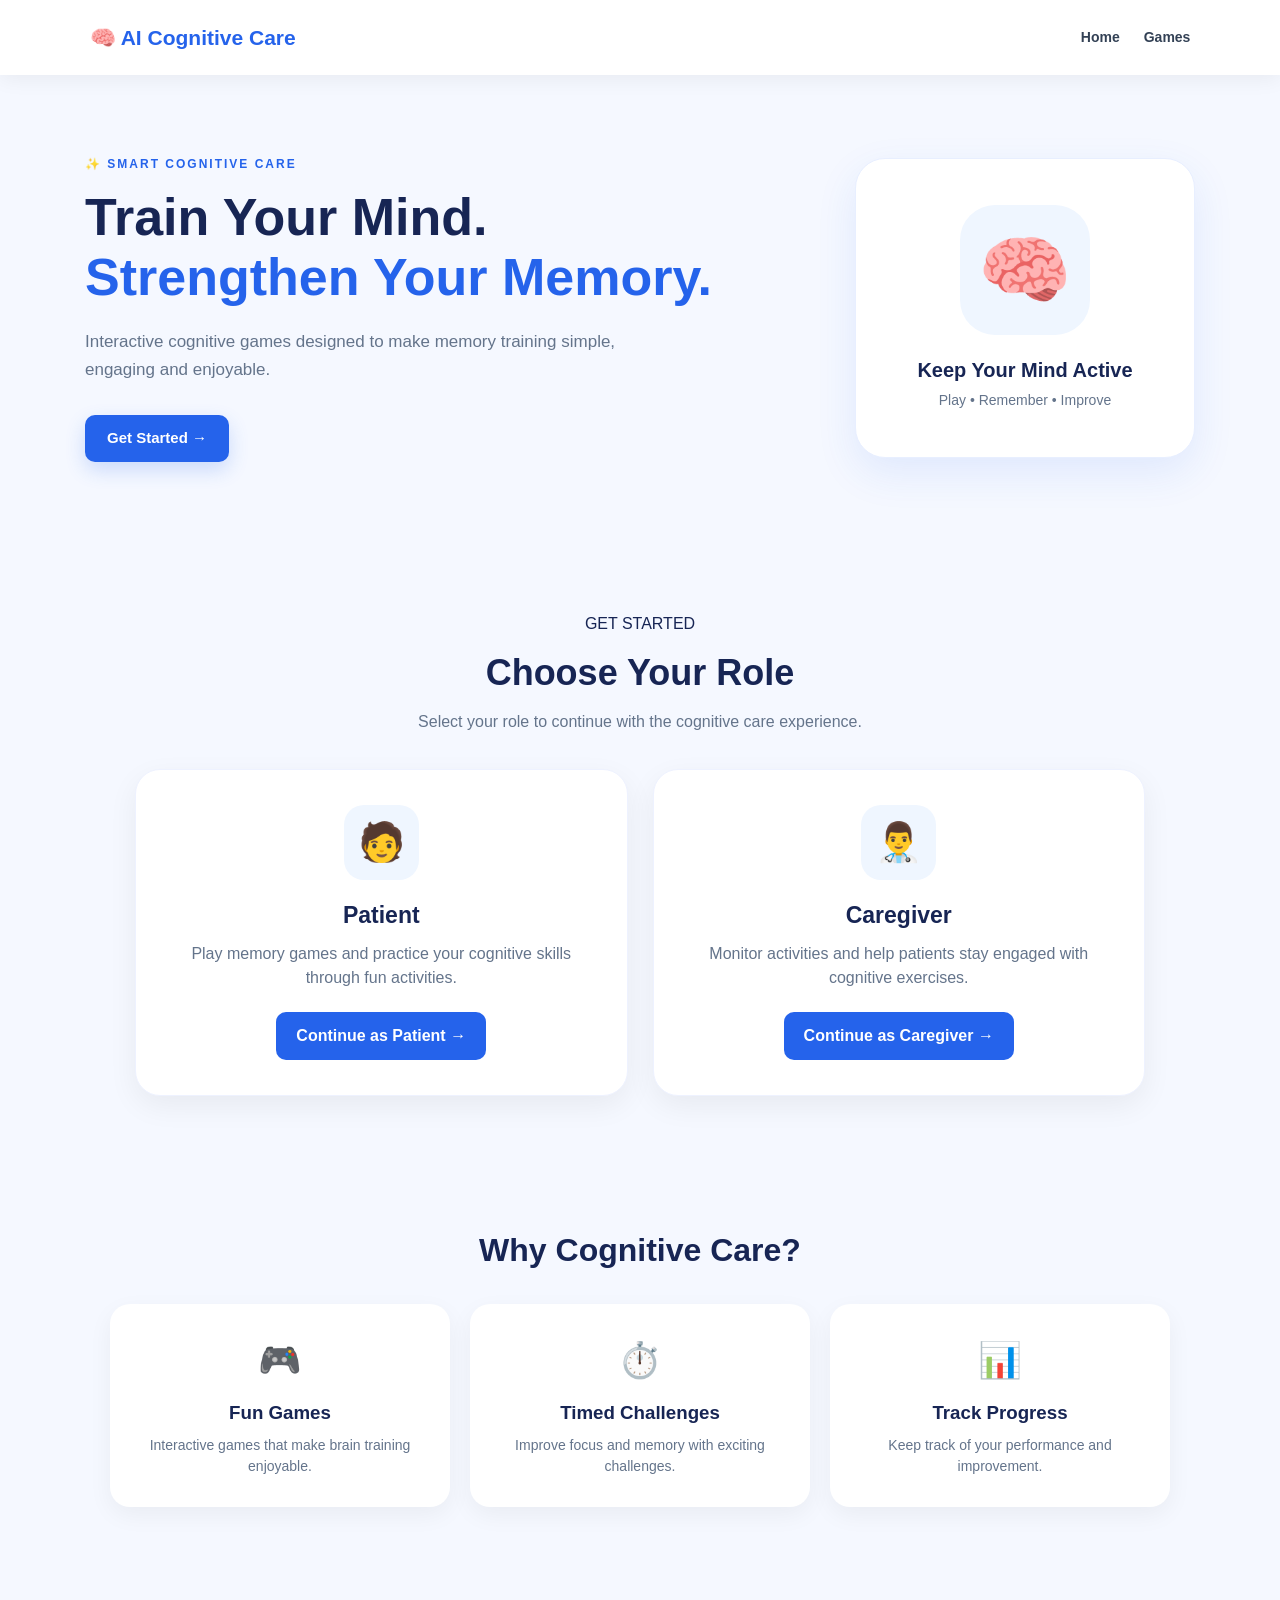
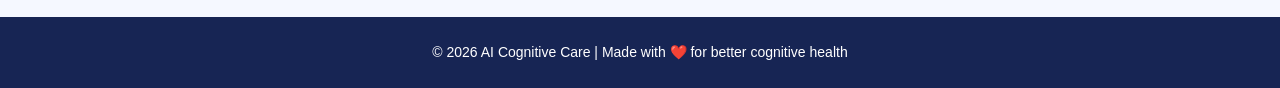
<file: index.html>
<!DOCTYPE html>
<html lang="en">
<head>
    <meta charset="UTF-8">
    <meta name="viewport" content="width=device-width, initial-scale=1.0">

    <title>AI Cognitive Care | MindCare</title>

    <link rel="stylesheet" href="style.css">
</head>

<body>

    <header class="navbar">
        <div class="logo">🧠 AI Cognitive Care</div>

        <nav>
            <a href="index.html">Home</a>
            <a href="games.html">Games</a>
        </nav>
    </header>


    <main>

        <!-- Hero Section -->
        <section class="hero">

            <div class="hero-text">

                <p class="tag">✨ SMART COGNITIVE CARE</p>

                <h1>
                    Train Your Mind.<br>
                    <span>Strengthen Your Memory.</span>
                </h1>

                <p>
                    Interactive cognitive games designed to make
                    memory training simple, engaging and enjoyable.
                </p>

                <a href="#roles" class="start-btn">
                    Get Started →
                </a>

            </div>

            <div class="brain-card">
                <div class="brain">🧠</div>
                <h3>Keep Your Mind Active</h3>
                <p>Play • Remember • Improve</p>
            </div>

        </section>


        <!-- Role Section -->
        <section id="roles" class="roles">

            <p class="small-title">GET STARTED</p>

            <h2>Choose Your Role</h2>

            <p class="role-description">
                Select your role to continue with the cognitive care experience.
            </p>


            <div class="role-container">

                <!-- Patient -->
                <div class="role-card patient">

                    <div class="role-icon">🧑</div>

                    <h3>Patient</h3>

                    <p>
                        Play memory games and practice your
                        cognitive skills through fun activities.
                    </p>

                    <a href="dashboard.html" class="role-btn">
                        Continue as Patient →
                    </a>

                </div>


                <!-- Caregiver -->
                <div class="role-card caregiver">

                    <div class="role-icon">👨‍⚕️</div>

                    <h3>Caregiver</h3>

                    <p>
                        Monitor activities and help patients
                        stay engaged with cognitive exercises.
                    </p>

                    <a href="caregiver.html" class="role-btn">
                        Continue as Caregiver →
                    </a>

                </div>

            </div>

        </section>


        <!-- Features -->
        <section class="features">

            <h2>Why Cognitive Care?</h2>

            <div class="feature-container">

                <div class="feature">
                    <div>🎮</div>
                    <h3>Fun Games</h3>
                    <p>Interactive games that make brain training enjoyable.</p>
                </div>

                <div class="feature">
                    <div>⏱️</div>
                    <h3>Timed Challenges</h3>
                    <p>Improve focus and memory with exciting challenges.</p>
                </div>

                <div class="feature">
                    <div>📊</div>
                    <h3>Track Progress</h3>
                    <p>Keep track of your performance and improvement.</p>
                </div>

            </div>

        </section>

    </main>


    <footer>
        <p>© 2026 AI Cognitive Care | Made with ❤️ for better cognitive health</p>
    </footer>

</body>
</html>
</file>
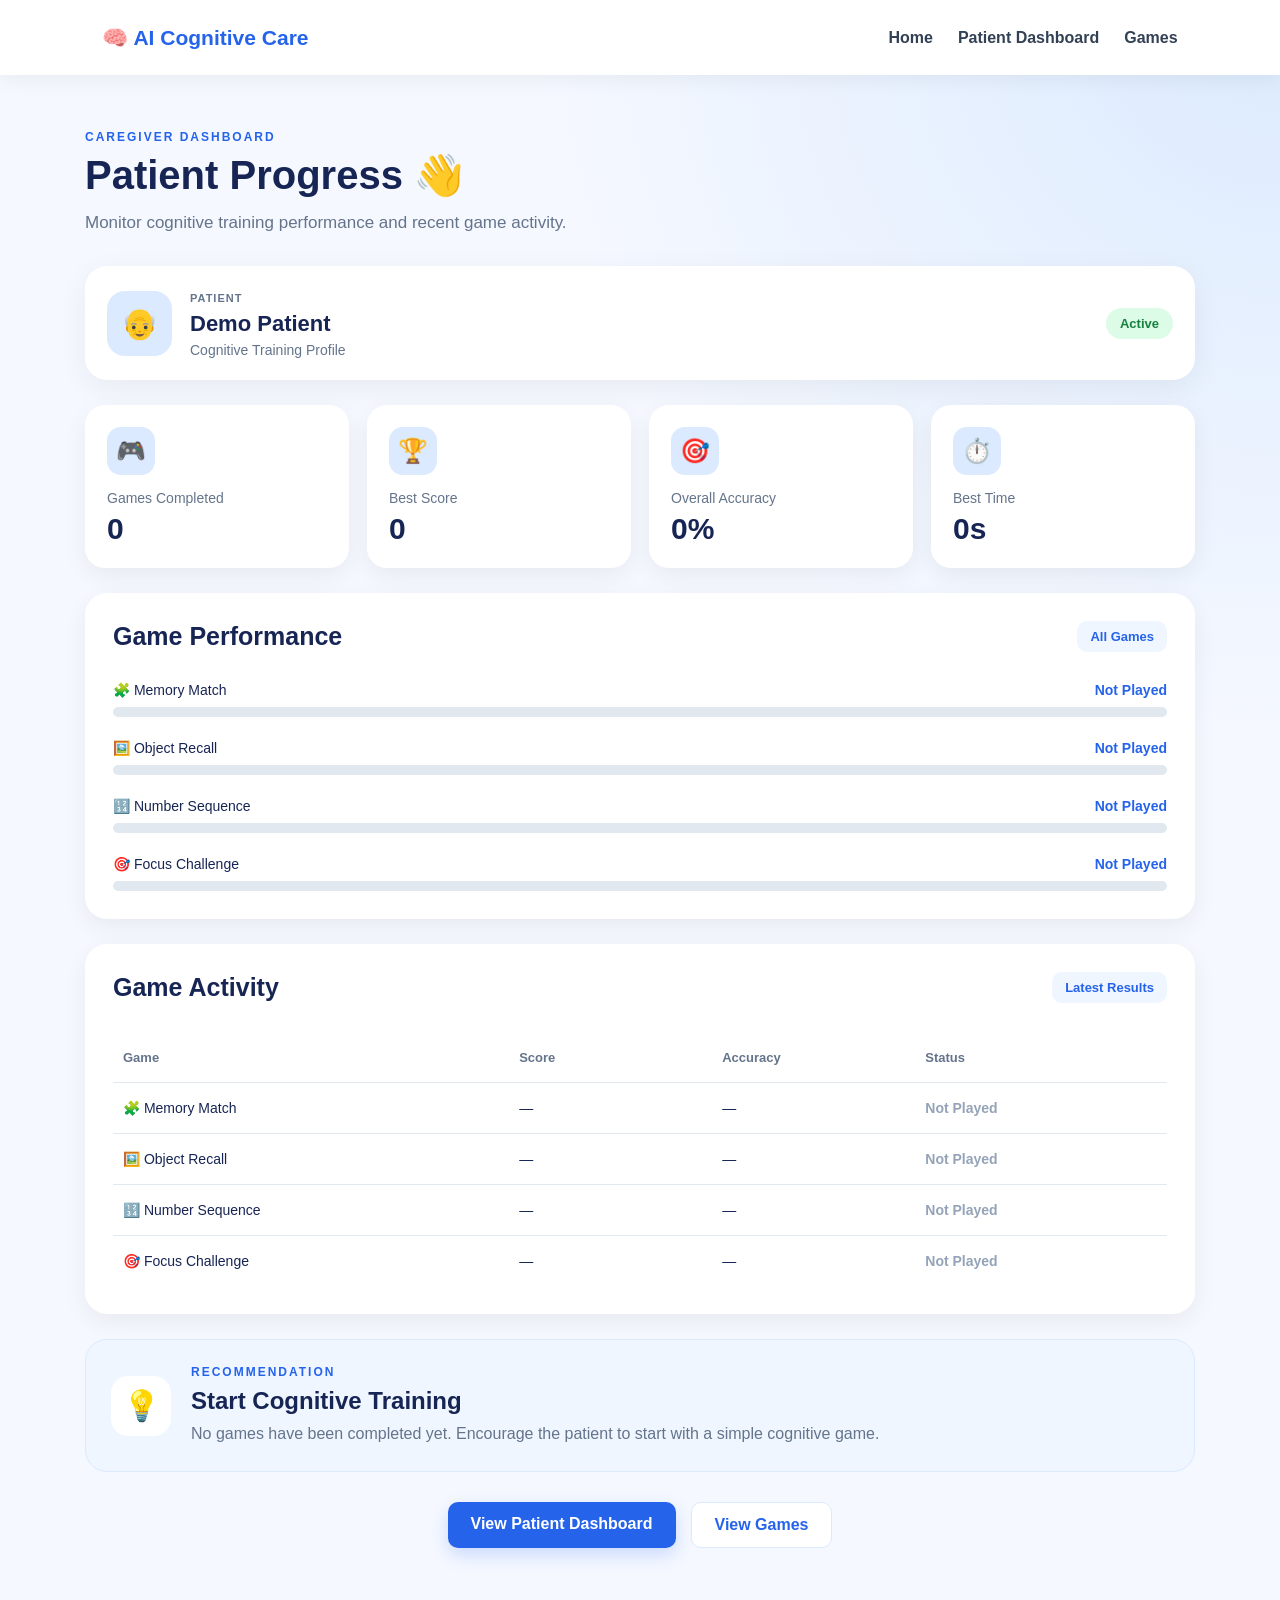
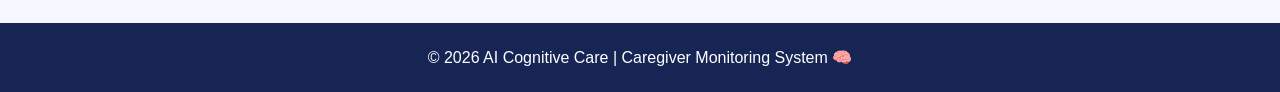
<file: caregiver.html>
<!DOCTYPE html>
<html lang="en">

<head>

    <meta charset="UTF-8">

    <meta
        name="viewport"
        content="width=device-width, initial-scale=1.0">

    <title>Caregiver Dashboard | AI Cognitive Care</title>

    <link
        rel="stylesheet"
        href="caregiver.css">

</head>


<body>


    <!-- ======================================
         HEADER
    ======================================= -->

    <header class="topbar">

        <div class="logo">
            🧠 AI Cognitive Care
        </div>

        <nav>

            <a href="index.html">
                Home
            </a>

            <a href="dashboard.html">
                Patient Dashboard
            </a>

            <a href="games.html">
                Games
            </a>

        </nav>

    </header>



    <!-- ======================================
         MAIN DASHBOARD
    ======================================= -->

    <main class="dashboard">


        <!-- ==================================
             WELCOME
        =================================== -->

        <section class="welcome">

            <p class="tag">
                CAREGIVER DASHBOARD
            </p>

            <h1>
                Patient Progress 👋
            </h1>

            <p>
                Monitor cognitive training performance
                and recent game activity.
            </p>

        </section>



        <!-- ==================================
             PATIENT
        =================================== -->

        <section class="patient-card">

            <div class="patient-avatar">
                👴
            </div>

            <div class="patient-info">

                <span>
                    PATIENT
                </span>

                <h2>
                    Demo Patient
                </h2>

                <p>
                    Cognitive Training Profile
                </p>

            </div>

            <div
                class="status active"
                id="patientStatus">

                Active

            </div>

        </section>



        <!-- ==================================
             MAIN STATISTICS
        =================================== -->

        <section class="stats">


            <!-- Games Completed -->

            <div class="stat-card">

                <div class="stat-icon">
                    🎮
                </div>

                <p>
                    Games Completed
                </p>

                <h2 id="gamesCompleted">
                    0
                </h2>

            </div>


            <!-- Best Score -->

            <div class="stat-card">

                <div class="stat-icon">
                    🏆
                </div>

                <p>
                    Best Score
                </p>

                <h2 id="bestScore">
                    0
                </h2>

            </div>


            <!-- Accuracy -->

            <div class="stat-card">

                <div class="stat-icon">
                    🎯
                </div>

                <p>
                    Overall Accuracy
                </p>

                <h2 id="overallAccuracy">
                    0%
                </h2>

            </div>


            <!-- Best Time -->

            <div class="stat-card">

                <div class="stat-icon">
                    ⏱️
                </div>

                <p>
                    Best Time
                </p>

                <h2 id="bestTime">
                    0s
                </h2>

            </div>

        </section>



        <!-- ==================================
             GAME PERFORMANCE
        =================================== -->

        <section class="panel">

            <div class="panel-heading">

                <h2>
                    Game Performance
                </h2>

                <span class="period">
                    All Games
                </span>

            </div>



            <!-- MEMORY -->

            <div class="progress-item">

                <div class="progress-title">

                    <span>
                        🧩 Memory Match
                    </span>

                    <strong id="memoryProgress">
                        Not Played
                    </strong>

                </div>

                <div class="progress-bar">

                    <div
                        class="progress-fill"
                        id="memoryBar">
                    </div>

                </div>

            </div>



            <!-- RECALL -->

            <div class="progress-item">

                <div class="progress-title">

                    <span>
                        🖼️ Object Recall
                    </span>

                    <strong id="recallProgress">
                        Not Played
                    </strong>

                </div>

                <div class="progress-bar">

                    <div
                        class="progress-fill"
                        id="recallBar">
                    </div>

                </div>

            </div>



            <!-- SEQUENCE -->

            <div class="progress-item">

                <div class="progress-title">

                    <span>
                        🔢 Number Sequence
                    </span>

                    <strong id="sequenceProgress">
                        Not Played
                    </strong>

                </div>

                <div class="progress-bar">

                    <div
                        class="progress-fill"
                        id="sequenceBar">
                    </div>

                </div>

            </div>



            <!-- FOCUS -->

            <div class="progress-item">

                <div class="progress-title">

                    <span>
                        🎯 Focus Challenge
                    </span>

                    <strong id="focusProgress">
                        Not Played
                    </strong>

                </div>

                <div class="progress-bar">

                    <div
                        class="progress-fill"
                        id="focusBar">
                    </div>

                </div>

            </div>

        </section>



        <!-- ==================================
             ACTIVITY TABLE
        =================================== -->

        <section class="panel">

            <div class="panel-heading">

                <h2>
                    Game Activity
                </h2>

                <span class="period">
                    Latest Results
                </span>

            </div>


            <div class="activity-table">


                <!-- TABLE HEADER -->

                <div class="table-row table-head">

                    <span>
                        Game
                    </span>

                    <span>
                        Score
                    </span>

                    <span>
                        Accuracy
                    </span>

                    <span>
                        Status
                    </span>

                </div>



                <!-- MEMORY ROW -->

                <div class="table-row">

                    <span>
                        🧩 Memory Match
                    </span>

                    <span id="memoryScore">
                        —
                    </span>

                    <span id="memoryAccuracy">
                        —
                    </span>

                    <span
                        id="memoryStatus"
                        class="not-played">

                        Not Played

                    </span>

                </div>



                <!-- RECALL ROW -->

                <div class="table-row">

                    <span>
                        🖼️ Object Recall
                    </span>

                    <span id="recallScore">
                        —
                    </span>

                    <span id="recallAccuracy">
                        —
                    </span>

                    <span
                        id="recallStatus"
                        class="not-played">

                        Not Played

                    </span>

                </div>



                <!-- SEQUENCE ROW -->

                <div class="table-row">

                    <span>
                        🔢 Number Sequence
                    </span>

                    <span id="sequenceScore">
                        —
                    </span>

                    <span id="sequenceAccuracy">
                        —
                    </span>

                    <span
                        id="sequenceStatus"
                        class="not-played">

                        Not Played

                    </span>

                </div>



                <!-- FOCUS ROW -->

                <div class="table-row">

                    <span>
                        🎯 Focus Challenge
                    </span>

                    <span id="focusScore">
                        —
                    </span>

                    <span id="focusAccuracy">
                        —
                    </span>

                    <span
                        id="focusStatus"
                        class="not-played">

                        Not Played

                    </span>

                </div>

            </div>

        </section>



        <!-- ==================================
             RECOMMENDATION
        =================================== -->

        <section class="recommendation">

            <div class="recommend-icon">
                💡
            </div>

            <div>

                <p class="tag">
                    RECOMMENDATION
                </p>

                <h2 id="recommendationTitle">
                    Keep Practicing
                </h2>

                <p id="recommendationText">
                    Encourage regular cognitive game
                    practice to track progress over time.
                </p>

            </div>

        </section>



        <!-- ==================================
             ACTIONS
        =================================== -->

        <div class="actions">

            <a
                href="dashboard.html"
                class="primary-btn">

                View Patient Dashboard

            </a>

            <a
                href="games.html"
                class="secondary-btn">

                View Games

            </a>

        </div>

    </main>



    <!-- ======================================
         FOOTER
    ======================================= -->

    <footer>

        <p>
            © 2026 AI Cognitive Care |
            Caregiver Monitoring System 🧠
        </p>

    </footer>



    <!-- ======================================
         JAVASCRIPT
    ======================================= -->

    <script>

        // ==================================
        // HELPER
        // ==================================

        function getNumber(key) {

            const value =
                localStorage.getItem(key);

            if (
                value === null ||
                value === "" ||
                isNaN(Number(value))
            ) {

                return 0;

            }

            return Number(value);

        }


        // ==================================
        // GAME DATA
        // ==================================

        const memory = {

            score: getNumber("memoryScore"),

            accuracy:
                getNumber("memoryAccuracy"),

            time:
                getNumber("memoryTime"),

            completed:
                localStorage.getItem(
                    "memoryCompleted"
                ) === "true"

        };


        const recall = {

            score: getNumber("recallScore"),

            accuracy:
                getNumber("recallAccuracy"),

            time:
                getNumber("recallTime"),

            completed:
                localStorage.getItem(
                    "recallCompleted"
                ) === "true"

        };


        const sequence = {

            score:
                getNumber("sequenceScore"),

            accuracy:
                getNumber("sequenceAccuracy"),

            time:
                getNumber("sequenceTime"),

            completed:
                localStorage.getItem(
                    "sequenceCompleted"
                ) === "true"

        };


        const focus = {

            score:
                getNumber("focusScore"),

            accuracy:
                getNumber("focusAccuracy"),

            time:
                getNumber("focusTime"),

            completed:
                localStorage.getItem(
                    "focusCompleted"
                ) === "true"

        };



        // ==================================
        // GAMES COMPLETED
        // ==================================

        const games = [
            memory,
            recall,
            sequence,
            focus
        ];


        const completedGames =
            games.filter(function (game) {

                return game.completed;

            }).length;


        document.getElementById(
            "gamesCompleted"
        ).textContent =
            completedGames;



        // ==================================
        // BEST SCORE
        // ==================================

        const scores =
            games
                .filter(function (game) {

                    return game.completed;

                })
                .map(function (game) {

                    return game.score;

                });


        let bestScore = 0;


        if (scores.length > 0) {

            bestScore =
                Math.max(...scores);

        }


        document.getElementById(
            "bestScore"
        ).textContent =
            bestScore;



        // ==================================
        // OVERALL ACCURACY
        // ==================================

        const accuracyValues =
            games
                .filter(function (game) {

                    return game.completed;

                })
                .map(function (game) {

                    return game.accuracy;

                });


        let overallAccuracy = 0;


        if (accuracyValues.length > 0) {

            const total =
                accuracyValues.reduce(
                    function (sum, value) {

                        return sum + value;

                    },
                    0
                );


            overallAccuracy =
                Math.round(
                    total /
                    accuracyValues.length
                );

        }


        document.getElementById(
            "overallAccuracy"
        ).textContent =
            overallAccuracy + "%";



        // ==================================
        // BEST TIME
        // ==================================

        const timeValues =
            games
                .filter(function (game) {

                    return game.completed &&
                           game.time > 0;

                })
                .map(function (game) {

                    return game.time;

                });


        let bestTime = 0;


        if (timeValues.length > 0) {

            bestTime =
                Math.min(...timeValues);

        }


        document.getElementById(
            "bestTime"
        ).textContent =
            bestTime + "s";



        // ==================================
        // UPDATE GAME PROGRESS
        // ==================================

        function updateGameProgress(
            game,
            textId,
            barId
        ) {

            const text =
                document.getElementById(textId);

            const bar =
                document.getElementById(barId);


            if (!game.completed) {

                text.textContent =
                    "Not Played";

                bar.style.width =
                    "0%";

                return;

            }


            text.textContent =
                game.accuracy + "%";

            bar.style.width =
                Math.min(
                    game.accuracy,
                    100
                ) + "%";

        }


        updateGameProgress(
            memory,
            "memoryProgress",
            "memoryBar"
        );


        updateGameProgress(
            recall,
            "recallProgress",
            "recallBar"
        );


        updateGameProgress(
            sequence,
            "sequenceProgress",
            "sequenceBar"
        );


        updateGameProgress(
            focus,
            "focusProgress",
            "focusBar"
        );



        // ==================================
        // UPDATE ACTIVITY TABLE
        // ==================================

        function updateTable(
            game,
            scoreId,
            accuracyId,
            statusId
        ) {

            const scoreElement =
                document.getElementById(scoreId);

            const accuracyElement =
                document.getElementById(accuracyId);

            const statusElement =
                document.getElementById(statusId);


            if (!game.completed) {

                scoreElement.textContent =
                    "—";

                accuracyElement.textContent =
                    "—";

                statusElement.textContent =
                    "Not Played";

                statusElement.className =
                    "not-played";

                return;

            }


            scoreElement.textContent =
                game.score;


            accuracyElement.textContent =
                game.accuracy + "%";


            statusElement.textContent =
                "Completed";


            statusElement.className =
                "good";

        }


        updateTable(
            memory,
            "memoryScore",
            "memoryAccuracy",
            "memoryStatus"
        );


        updateTable(
            recall,
            "recallScore",
            "recallAccuracy",
            "recallStatus"
        );


        updateTable(
            sequence,
            "sequenceScore",
            "sequenceAccuracy",
            "sequenceStatus"
        );


        updateTable(
            focus,
            "focusScore",
            "focusAccuracy",
            "focusStatus"
        );



        // ==================================
        // RECOMMENDATION
        // ==================================

        const recommendationTitle =
            document.getElementById(
                "recommendationTitle"
            );

        const recommendationText =
            document.getElementById(
                "recommendationText"
            );


        if (completedGames === 0) {

            recommendationTitle.textContent =
                "Start Cognitive Training";


            recommendationText.textContent =
                "No games have been completed yet. " +
                "Encourage the patient to start " +
                "with a simple cognitive game.";

        }

        else if (overallAccuracy >= 80) {

            recommendationTitle.textContent =
                "Excellent Progress 🏆";


            recommendationText.textContent =
                "The patient is showing strong " +
                "performance. Continue regular " +
                "cognitive training.";

        }

        else if (overallAccuracy >= 60) {

            recommendationTitle.textContent =
                "Good Progress 👍";


            recommendationText.textContent =
                "The patient is making good progress. " +
                "Regular practice can help maintain " +
                "cognitive activity.";

        }

        else {

            recommendationTitle.textContent =
                "Keep Practicing 💪";


            recommendationText.textContent =
                "Encourage regular practice and " +
                "start with games that feel comfortable.";

        }

    </script>

</body>

</html>
</file>
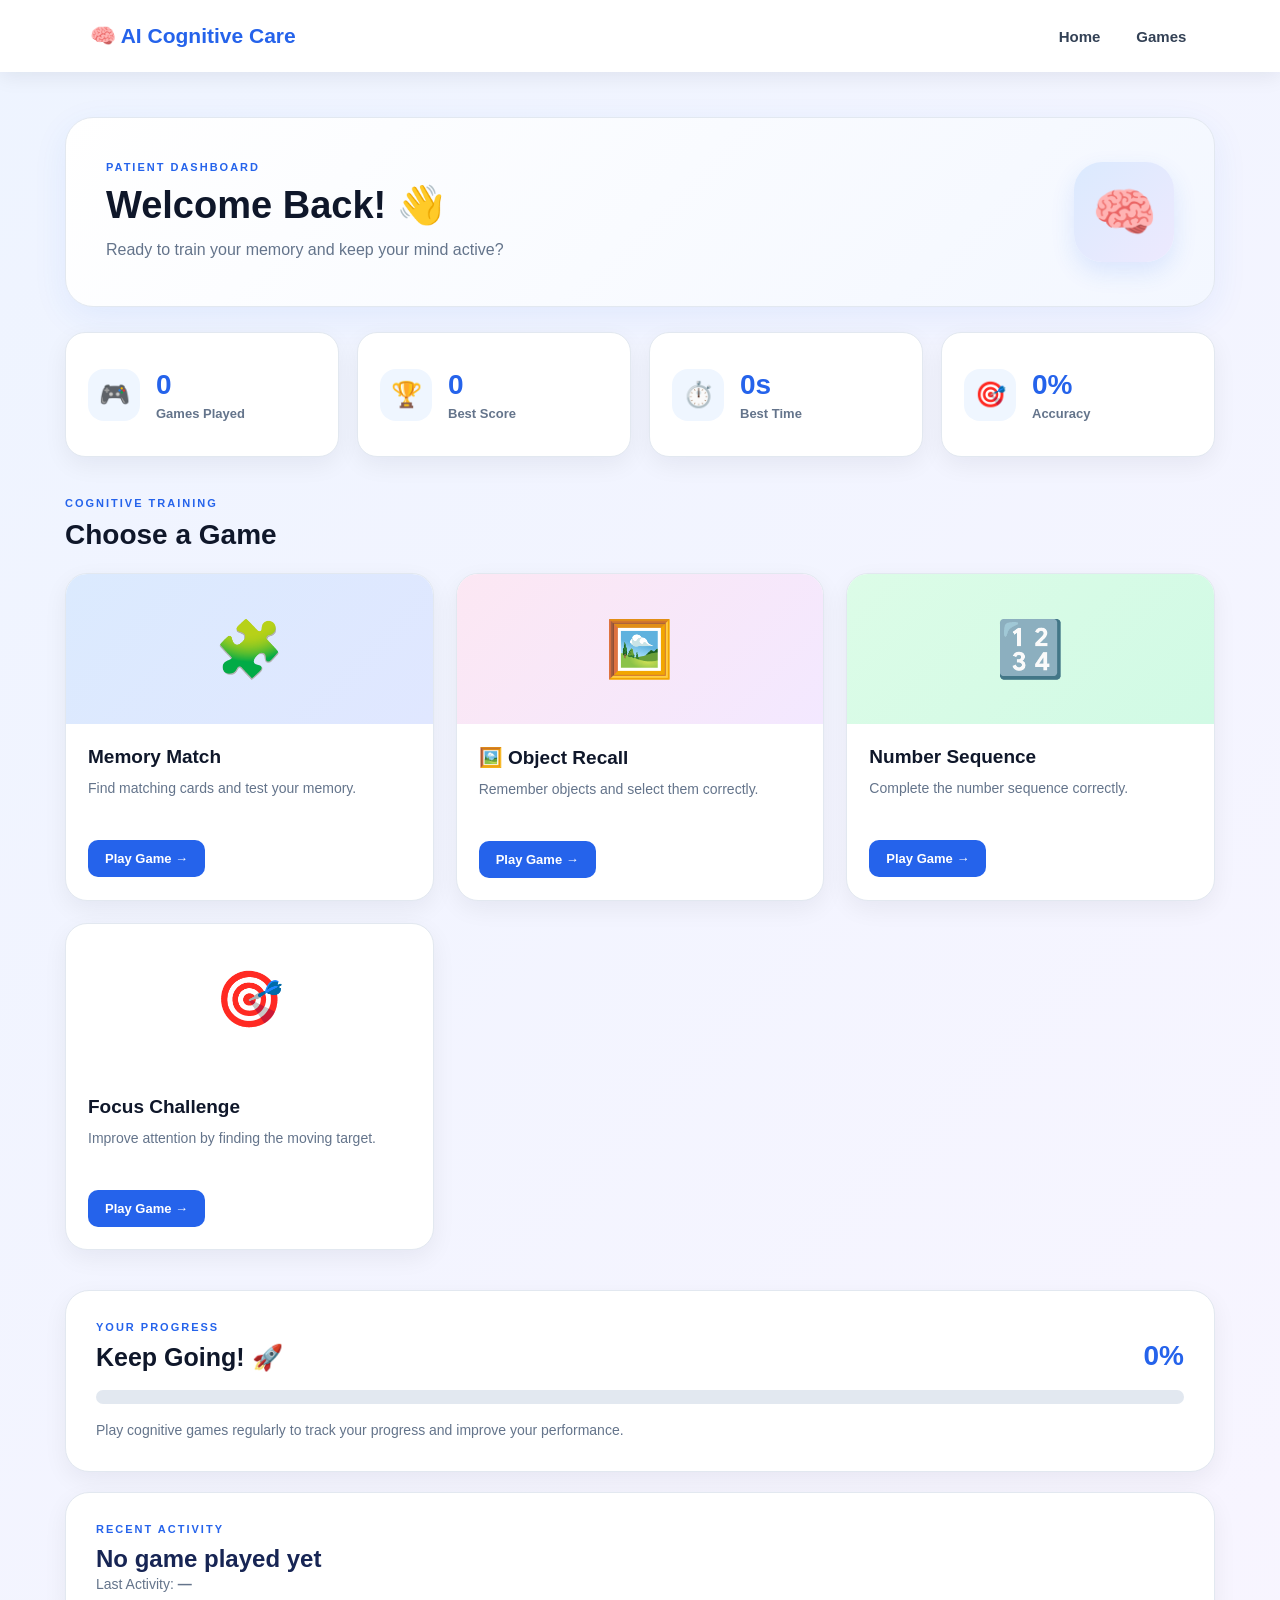
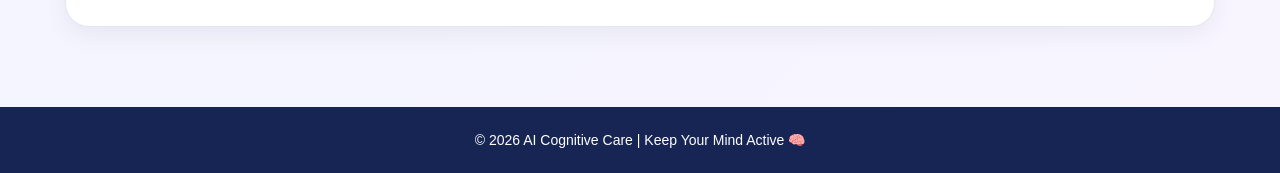
<file: dashboard.html>
<!DOCTYPE html>
<html lang="en">

<head>
    <meta charset="UTF-8">
    <meta name="viewport" content="width=device-width, initial-scale=1.0">

    <title>Dashboard | AI Cognitive Care</title>

    <link rel="stylesheet" href="dashboard.css">
</head>

<body>

    <!-- ==============================
         NAVBAR
    =============================== -->

    <header class="navbar">

        <div class="logo">
            🧠 AI Cognitive Care
        </div>

        <nav>
            <a href="index.html">Home</a>
            <a href="games.html">Games</a>
        </nav>

    </header>


    <!-- ==============================
         DASHBOARD
    =============================== -->

    <main class="dashboard">


        <!-- WELCOME -->

        <section class="welcome">

            <div>

                <p class="tag">
                    PATIENT DASHBOARD
                </p>

                <h1>
                    Welcome Back! 👋
                </h1>

                <p>
                    Ready to train your memory and keep your mind active?
                </p>

            </div>

            <div class="brain-icon">
                🧠
            </div>

        </section>


        <!-- ==============================
             STATISTICS
        =============================== -->

        <section class="stats">


            <!-- Games Played -->

            <div class="stat-card">

                <div class="stat-icon">
                    🎮
                </div>

                <div>

                    <h3 id="gamesPlayed">
                        0
                    </h3>

                    <p>
                        Games Played
                    </p>

                </div>

            </div>


            <!-- Best Score -->

            <div class="stat-card">

                <div class="stat-icon">
                    🏆
                </div>

                <div>

                    <h3 id="bestScore">
                        0
                    </h3>

                    <p>
                        Best Score
                    </p>

                </div>

            </div>


            <!-- Best Time -->

            <div class="stat-card">

                <div class="stat-icon">
                    ⏱️
                </div>

                <div>

                    <h3 id="bestTime">
                        0s
                    </h3>

                    <p>
                        Best Time
                    </p>

                </div>

            </div>


            <!-- Accuracy -->

            <div class="stat-card">

                <div class="stat-icon">
                    🎯
                </div>

                <div>

                    <h3 id="overallAccuracy">
                        0%
                    </h3>

                    <p>
                        Accuracy
                    </p>

                </div>

            </div>

        </section>


        <!-- ==============================
             GAMES
        =============================== -->

        <section class="games-section">

            <div class="section-heading">

                <div>

                    <p class="tag">
                        COGNITIVE TRAINING
                    </p>

                    <h2>
                        Choose a Game
                    </h2>

                </div>

                

            </div>


            <div class="game-container">


                <!-- MEMORY GAME -->

                <div class="game-card">

                    <div class="game-image memory">
                        🧩
                    </div>

                    <div class="game-content">

                        <h3>
                            Memory Match
                        </h3>

                        <p>
                            Find matching cards and test your memory.
                        </p>

                        <a href="memory-game.html" class="play-btn">
                            Play Game →
                        </a>

                    </div>

                </div>


                <!-- OBJECT RECALL -->

                <div class="game-card">

                    <div class="game-image pattern">
                        🖼️
                    </div>

                    <div class="game-content">

                        <h3>
                            🖼️ Object Recall
                        </h3>

                        <p>
                            Remember objects and select them correctly.
                        </p>

                        <a href="recall-game.html" class="play-btn">
                            Play Game →
                        </a>

                    </div>

                </div>


                <!-- NUMBER SEQUENCE -->

                <div class="game-card">

                    <div class="game-image numbers">
                        🔢
                    </div>

                    <div class="game-content">

                        

                        <h3>
                            Number Sequence
                        </h3>

                        <p>
                            Complete the number sequence correctly.
                        </p>

                        <a href="sequence-game.html" class="play-btn">
                            Play Game →
                        </a>

                    </div>

                </div>


                <!-- FOCUS GAME -->

                <div class="game-card">

                    <div class="game-image focus">
                        🎯
                    </div>

                    <div class="game-content">

                        <h3>
                            Focus Challenge
                        </h3>

                        <p>
                            Improve attention by finding the moving target.
                        </p>

                        <a href="focus-game.html" class="play-btn">
                            Play Game →
                        </a>

                    </div>

                </div>

            </div>

        </section>


        <!-- ==============================
             PROGRESS
        =============================== -->

        <section class="progress-section">

            <div class="progress-card">

                <div class="progress-top">

                    <div>

                        <p class="tag">
                            YOUR PROGRESS
                        </p>

                        <h2>
                            Keep Going! 🚀
                        </h2>

                    </div>

                    <strong id="progressPercent">
                        0%
                    </strong>

                </div>


                <div class="progress-bar">

                    <div
                        class="progress-fill"
                        id="progressFill">
                    </div>

                </div>


                <p class="progress-text">
                    Play cognitive games regularly to track your
                    progress and improve your performance.
                </p>

            </div>

        </section>


        <!-- ==============================
             LAST ACTIVITY
        =============================== -->

        <section class="progress-section">

            <div class="progress-card">

                <p class="tag">
                    RECENT ACTIVITY
                </p>

                <h2 id="lastGame">
                    No game played yet
                </h2>

                <p class="progress-text">
                    Last Activity:
                    <strong id="lastActivity">
                        —
                    </strong>
                </p>

            </div>

        </section>

    </main>


    <!-- ==============================
         FOOTER
    =============================== -->

    <footer>

        <p>
            © 2026 AI Cognitive Care |
            Keep Your Mind Active 🧠
        </p>

    </footer>


    <!-- ==============================
         DASHBOARD JAVASCRIPT
    =============================== -->

    <script>

        // ======================================
        // GET NUMBER FROM LOCAL STORAGE
        // ======================================

        function getNumber(key) {

            const value =
                localStorage.getItem(key);

            if (
                value === null ||
                value === "" ||
                isNaN(Number(value))
            ) {

                return 0;

            }

            return Number(value);

        }


        // ======================================
        // GAME DATA
        // ======================================

        const memoryScore =
            getNumber("memoryScore");

        const recallScore =
            getNumber("recallScore");

        const sequenceScore =
            getNumber("sequenceScore");

        const focusScore =
            getNumber("focusScore");


        const memoryAccuracy =
            getNumber("memoryAccuracy");

        const recallAccuracy =
            getNumber("recallAccuracy");

        const sequenceAccuracy =
            getNumber("sequenceAccuracy");

        const focusAccuracy =
            getNumber("focusAccuracy");


        const memoryTime =
            getNumber("memoryTime");

        const recallTime =
            getNumber("recallTime");

        const sequenceTime =
            getNumber("sequenceTime");

        const focusTime =
            getNumber("focusTime");


        // ======================================
        // GAMES PLAYED
        // ======================================

        let gamesPlayed = 0;


        if (
            localStorage.getItem(
                "memoryCompleted"
            ) === "true"
        ) {

            gamesPlayed++;

        }


        if (
            localStorage.getItem(
                "recallCompleted"
            ) === "true"
        ) {

            gamesPlayed++;

        }


        if (
            localStorage.getItem(
                "sequenceCompleted"
            ) === "true"
        ) {

            gamesPlayed++;

        }


        if (
            localStorage.getItem(
                "focusCompleted"
            ) === "true"
        ) {

            gamesPlayed++;

        }


        document.getElementById(
            "gamesPlayed"
        ).textContent =
            gamesPlayed;


        // ======================================
        // BEST SCORE
        // ======================================

        const scores = [

            memoryScore,
            recallScore,
            sequenceScore,
            focusScore

        ].filter(function (value) {

            return value > 0;

        });


        let bestScore = 0;


        if (scores.length > 0) {

            bestScore =
                Math.max(...scores);

        }


        document.getElementById(
            "bestScore"
        ).textContent =
            bestScore;


        // ======================================
        // BEST TIME
        // ======================================

        const times = [

            memoryTime,
            recallTime,
            sequenceTime,
            focusTime

        ].filter(function (value) {

            return value > 0;

        });


        let bestTime = 0;


        if (times.length > 0) {

            bestTime =
                Math.min(...times);

        }


        document.getElementById(
            "bestTime"
        ).textContent =
            bestTime + "s";


        // ======================================
        // OVERALL ACCURACY
        // ======================================

        const accuracies = [

            memoryAccuracy,
            recallAccuracy,
            sequenceAccuracy,
            focusAccuracy

        ].filter(function (value) {

            return value > 0;

        });


        let overallAccuracy = 0;


        if (accuracies.length > 0) {

            const totalAccuracy =
                accuracies.reduce(
                    function (total, value) {

                        return total + value;

                    },
                    0
                );


            overallAccuracy =
                Math.round(
                    totalAccuracy /
                    accuracies.length
                );

        }


        document.getElementById(
            "overallAccuracy"
        ).textContent =
            overallAccuracy + "%";


        // ======================================
        // PROGRESS
        // ======================================

        const progress =
            Math.round(
                (gamesPlayed / 4) * 100
            );


        const finalProgress =
            Math.min(progress, 100);


        document.getElementById(
            "progressPercent"
        ).textContent =
            finalProgress + "%";


        document.getElementById(
            "progressFill"
        ).style.width =
            finalProgress + "%";


        // ======================================
        // LAST ACTIVITY
        // ======================================

        const lastGame =
            localStorage.getItem(
                "lastGame"
            );


        const lastActivity =
            localStorage.getItem(
                "lastActivity"
            );


        if (lastGame) {

            document.getElementById(
                "lastGame"
            ).textContent =
                lastGame;

        }


        if (lastActivity) {

            document.getElementById(
                "lastActivity"
            ).textContent =
                lastActivity;

        }

    </script>

</body>

</html>
</file>
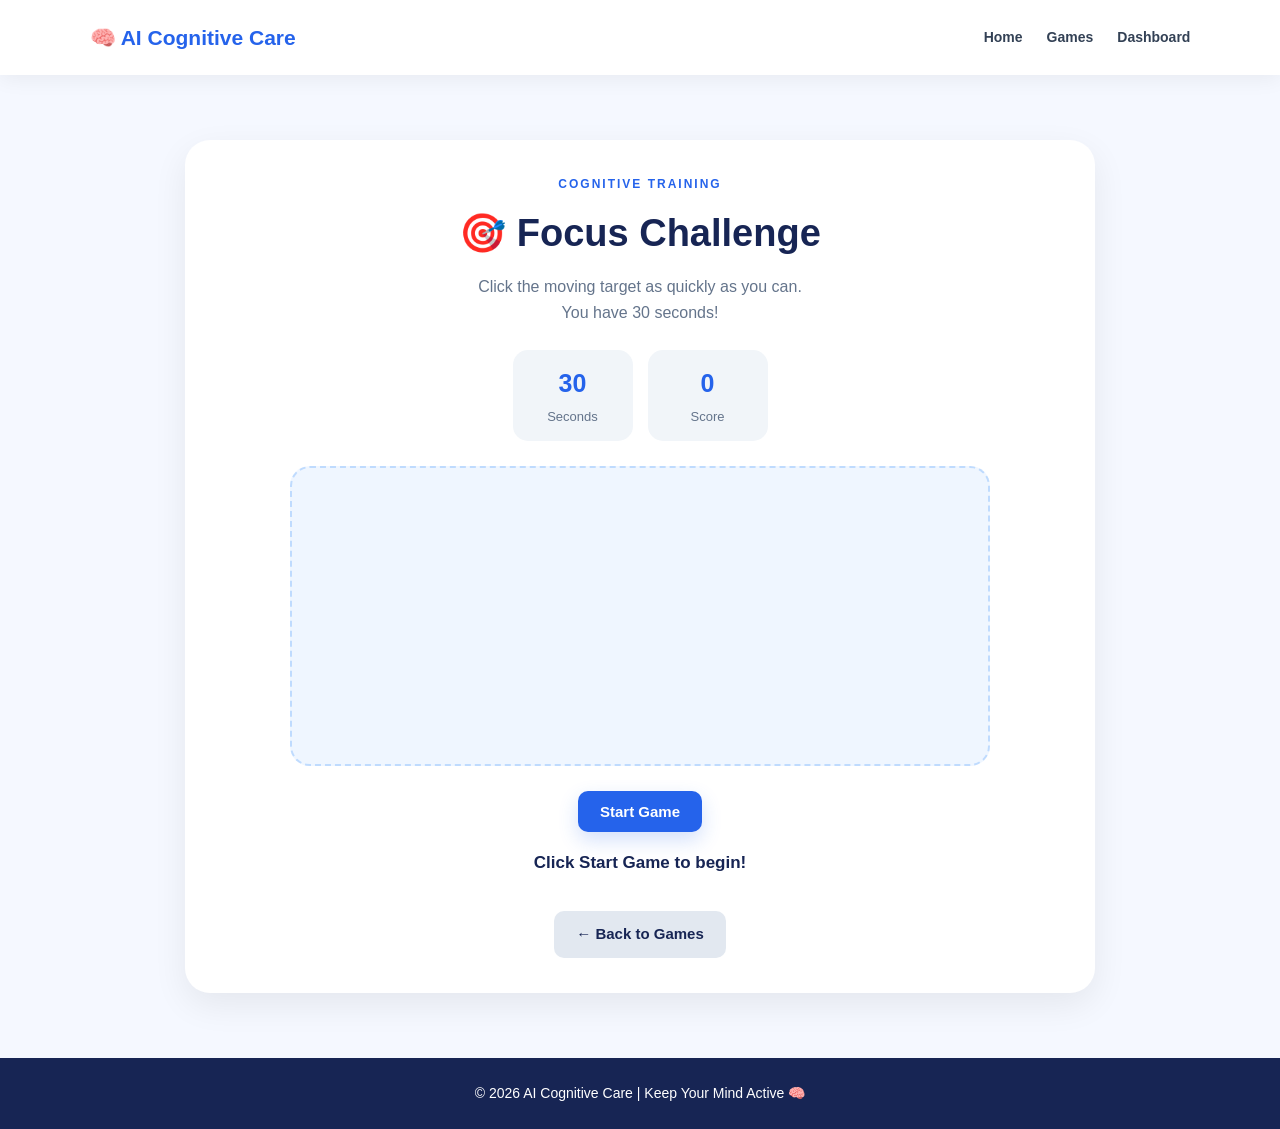
<file: focus-game.html>
<!DOCTYPE html>
<html lang="en">

<head>

    <meta charset="UTF-8">

    <meta name="viewport"
          content="width=device-width, initial-scale=1.0">

    <title>Focus Challenge | AI Cognitive Care</title>

    <!-- Common CSS -->
    <link rel="stylesheet" href="style.css">

    <!-- Focus Game JavaScript -->
    <script src="focus-game.js" defer></script>

</head>


<body>

    <!-- =========================
         NAVBAR
    ========================== -->

    <header class="navbar">

        <div class="logo">
            🧠 AI Cognitive Care
        </div>

        <nav>

            <a href="index.html">
                Home
            </a>

            <a href="games.html">
                Games
            </a>

            <a href="dashboard.html">
                Dashboard
            </a>

        </nav>

    </header>


    <!-- =========================
         GAME
    ========================== -->

    <main class="game-container">

        <div class="game-card">

            <p class="tag">
                COGNITIVE TRAINING
            </p>


            <h1>
                🎯 Focus Challenge
            </h1>


            <p class="description">

                Click the moving target as quickly as you can.

                <br>

                You have 30 seconds!

            </p>


            <!-- =========================
                 STATS
            ========================== -->

            <div class="stats">

                <div class="stat">

                    <h3 id="timer">
                        30
                    </h3>

                    <p>
                        Seconds
                    </p>

                </div>


                <div class="stat">

                    <h3 id="score">
                        0
                    </h3>

                    <p>
                        Score
                    </p>

                </div>

            </div>


            <!-- =========================
                 GAME AREA
            ========================== -->

            <div id="game-area">

                <button
                    id="target"
                    type="button"
                    aria-label="Moving target">
                </button>

            </div>


            <!-- =========================
                 START BUTTON
            ========================== -->

            <button
                id="start-btn"
                class="start-btn"
                type="button">

                Start Game

            </button>


            <!-- MESSAGE -->

            <p id="message"></p>


            <!-- =========================
                 BACK BUTTON
            ========================== -->

            <a
                href="games.html"
                class="back-btn">

                ← Back to Games

            </a>

        </div>

    </main>


    <!-- =========================
         FOOTER
    ========================== -->

    <footer>

        <p>
            © 2026 AI Cognitive Care |
            Keep Your Mind Active 🧠
        </p>

    </footer>


</body>

</html>
</file>
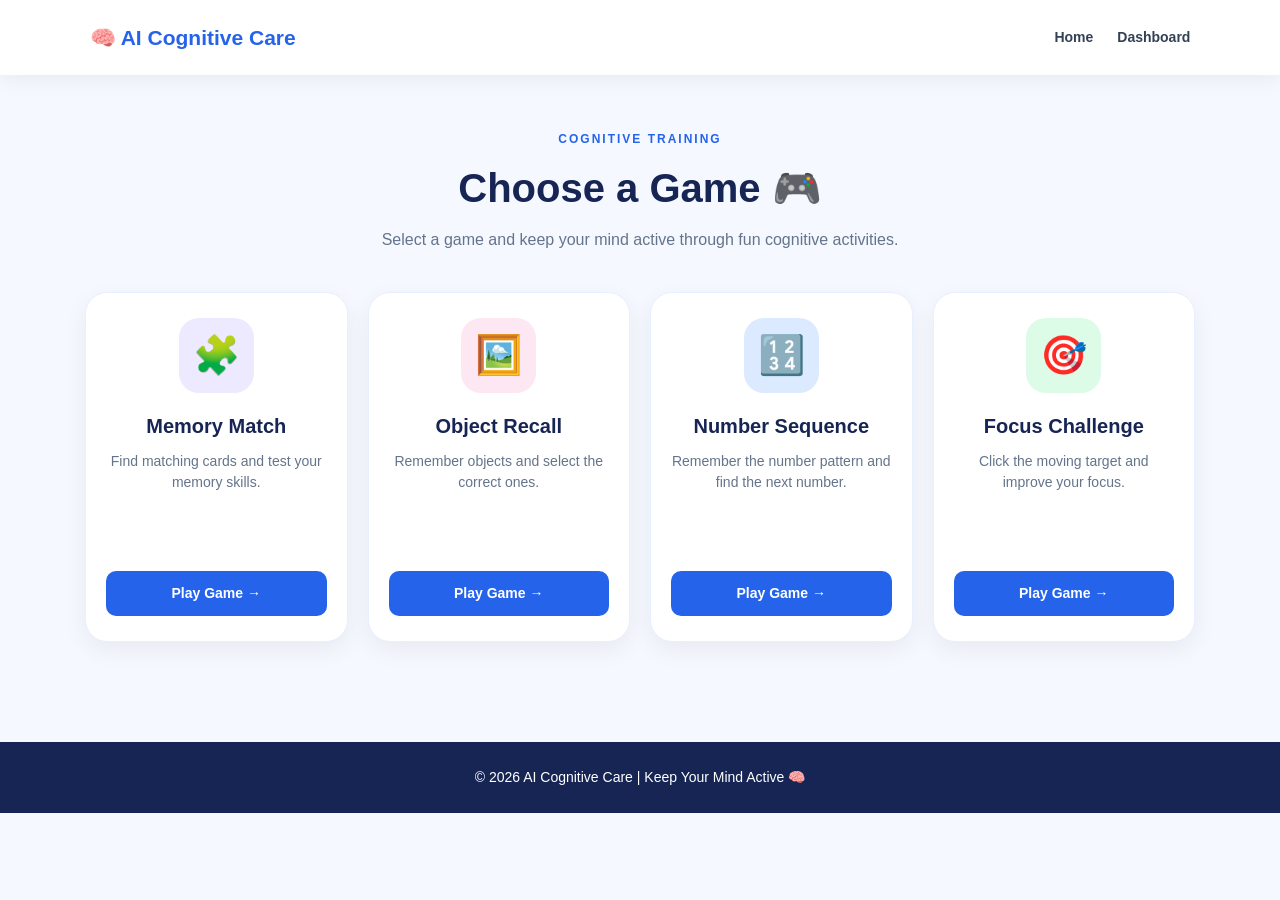
<file: games.html>
<!DOCTYPE html>
<html lang="en">
<head>
    <meta charset="UTF-8">
    <meta name="viewport" content="width=device-width, initial-scale=1.0">

    <title>Games | AI Cognitive Care</title>

    <link rel="stylesheet" href="style.css">
</head>

<body>

    <!-- NAVBAR -->
    <header class="navbar">

        <div class="logo">
            🧠 AI Cognitive Care
        </div>

        <nav>
            <a href="index.html">Home</a>
            <a href="dashboard.html">Dashboard</a>
        </nav>

    </header>


    <!-- MAIN -->
    <main class="games-page">

        <!-- PAGE HEADING -->
        <section class="games-header">

            <p class="tag">COGNITIVE TRAINING</p>

            <h1>Choose a Game 🎮</h1>

            <p>
                Select a game and keep your mind active
                through fun cognitive activities.
            </p>

        </section>


        <!-- GAMES -->
        <section class="games-list">


            <!-- 1. MEMORY MATCH -->
            <div class="game-card">

                
                <div class="game-icon memory-icon">
                    🧩
                </div>

                <div class="game-info">

                    <h2>Memory Match</h2>

                    <p>
                        Find matching cards and test
                        your memory skills.
                    </p>

                </div>

                <a href="memory-game.html" class="play-btn">
                    Play Game →
                </a>

            </div>


            <!-- 2. OBJECT RECALL -->
            <div class="game-card">

                

                <div class="game-icon recall-icon">
                    🖼️
                </div>

                <div class="game-info">

                    <h2>Object Recall</h2>

                    <p>
                        Remember objects and select
                        the correct ones.
                    </p>

                </div>

                <a href="recall-game.html" class="play-btn">
                    Play Game →
                </a>

            </div>


            <!-- 3. NUMBER SEQUENCE -->
            <div class="game-card">

               

                <div class="game-icon sequence-icon">
                    🔢
                </div>

                <div class="game-info">

                    <h2>Number Sequence</h2>

                    <p>
                        Remember the number pattern
                        and find the next number.
                    </p>

                </div>

                <a href="sequence-game.html" class="play-btn">
                    Play Game →
                </a>

            </div>


            <!-- 4. FOCUS CHALLENGE -->
            <div class="game-card">

                

                <div class="game-icon focus-icon">
                    🎯
                </div>

                <div class="game-info">

                    <h2>Focus Challenge</h2>

                    <p>
                        Click the moving target and
                        improve your focus.
                    </p>

                </div>

                <a href="focus-game.html" class="play-btn">
                    Play Game →
                </a>

            </div>


        </section>

    </main>


    <!-- FOOTER -->
    <footer>

        <p>
            © 2026 AI Cognitive Care |
            Keep Your Mind Active 🧠
        </p>

    </footer>


</body>
</html>
</file>
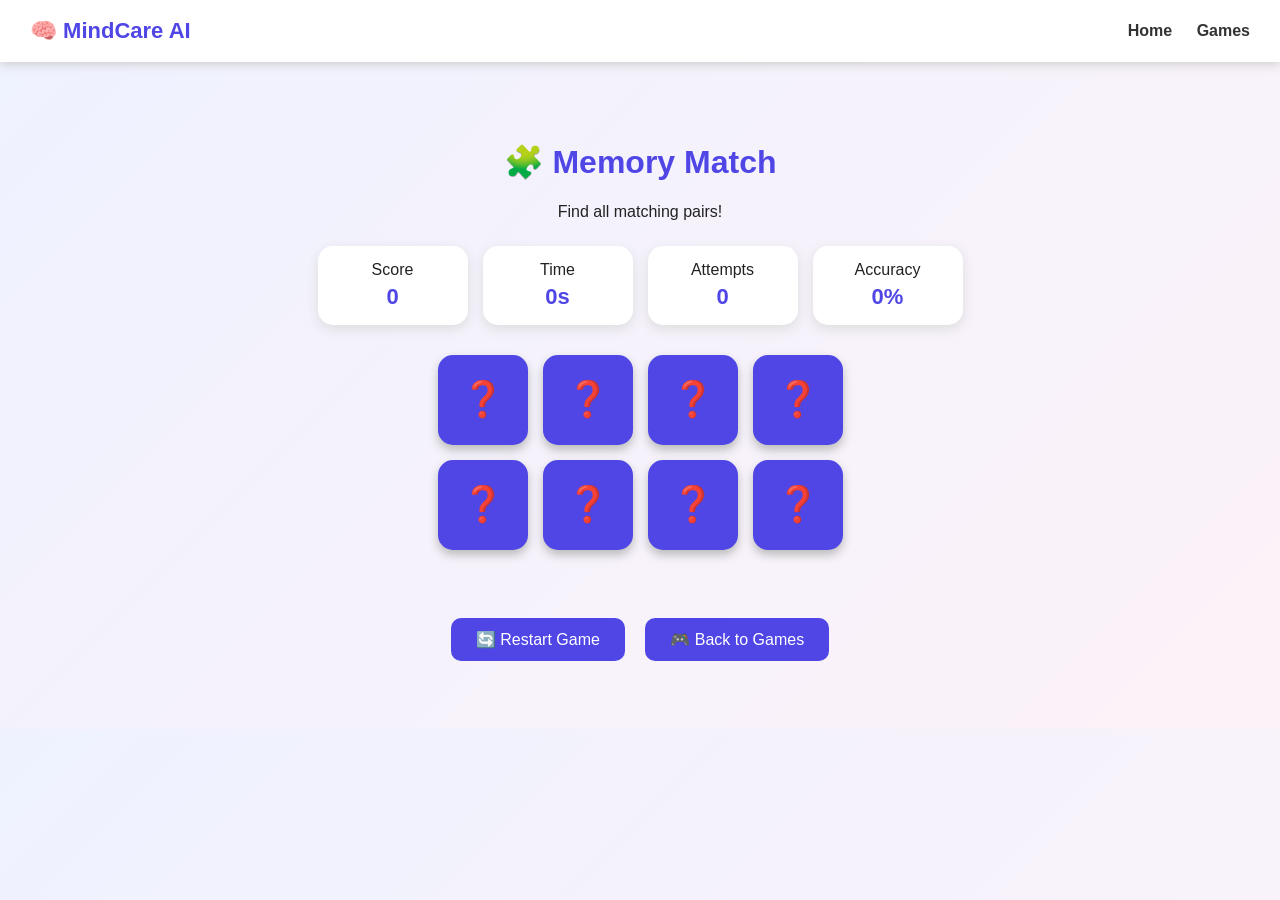
<file: memory-game.html>
<!DOCTYPE html>
<html lang="en">
<head>
    <meta charset="UTF-8">
    <meta name="viewport" content="width=device-width, initial-scale=1.0">

    <title>Memory Match - MindCare AI</title>

    <style>
        body {
            margin: 0;
            font-family: Arial, sans-serif;
            background: linear-gradient(135deg, #eef2ff, #fdf2f8);
            text-align: center;
            color: #222;
        }

        header {
            background: white;
            padding: 18px 30px;
            display: flex;
            justify-content: space-between;
            align-items: center;
            box-shadow: 0 2px 10px #ccc;
        }

        .logo {
            font-size: 22px;
            font-weight: bold;
            color: #4f46e5;
        }

        nav a {
            margin-left: 20px;
            text-decoration: none;
            color: #333;
            font-weight: bold;
        }

        .container {
            max-width: 800px;
            margin: 40px auto;
            padding: 20px;
        }

        h1 {
            color: #4f46e5;
        }

        .stats {
            display: flex;
            justify-content: center;
            flex-wrap: wrap;
            gap: 15px;
            margin: 25px 0;
        }

        .stat {
            background: white;
            padding: 15px 25px;
            border-radius: 15px;
            box-shadow: 0 4px 12px #ddd;
            min-width: 100px;
        }

        .stat strong {
            display: block;
            font-size: 22px;
            margin-top: 5px;
            color: #4f46e5;
        }

        #gameBoard {
            display: grid;
            grid-template-columns: repeat(4, 90px);
            gap: 15px;
            justify-content: center;
            margin: 30px 0;
        }

        .card {
            width: 90px;
            height: 90px;
            border: none;
            border-radius: 15px;
            background: #4f46e5;
            color: white;
            font-size: 35px;
            cursor: pointer;
            box-shadow: 0 5px 10px #bbb;
        }

        .card:hover {
            transform: scale(1.05);
        }

        #result {
            display: none;
            background: white;
            padding: 30px;
            border-radius: 20px;
            box-shadow: 0 5px 20px #ccc;
            margin-top: 25px;
        }

        button.action {
            padding: 12px 25px;
            border: none;
            border-radius: 10px;
            background: #4f46e5;
            color: white;
            cursor: pointer;
            font-size: 16px;
            margin: 8px;
        }

        button.action:hover {
            background: #3730a3;
        }

        @media(max-width:600px) {
            #gameBoard {
                grid-template-columns: repeat(4, 65px);
                gap: 10px;
            }

            .card {
                width: 65px;
                height: 65px;
                font-size: 25px;
            }
        }
    </style>

</head>

<body>

<header>

    <div class="logo">
        🧠 MindCare AI
    </div>

    <nav>
        <a href="index.html">Home</a>
        <a href="games.html">Games</a>
    </nav>

</header>


<div class="container">

    <h1>🧩 Memory Match</h1>

    <p>Find all matching pairs!</p>


    <div class="stats">

        <div class="stat">
            Score
            <strong id="gameScore">0</strong>
        </div>

        <div class="stat">
            Time
            <strong><span id="timer">0</span>s</strong>
        </div>

        <div class="stat">
            Attempts
            <strong id="attempts">0</strong>
        </div>

        <div class="stat">
            Accuracy
            <strong><span id="gameAccuracy">0</span>%</strong>
        </div>

    </div>
    <div id="gameBoard" class="game-board"></div>


    <div id="gameBoard"></div>


    <button class="action" onclick="restartGame()">
        🔄 Restart Game
    </button>

    <a href="games.html">
        <button class="action">
            🎮 Back to Games
        </button>
    </a>


    <div id="result">

        <h2>🎉 Game Complete!</h2>

        <p>Score: <strong id="finalScore">0</strong></p>

        <p>Time: <strong id="finalTime">0</strong> seconds</p>

        <p>Attempts: <strong id="finalAttempts">0</strong></p>

        <p>Accuracy: <strong id="finalAccuracy">0%</strong></p>

        
        <button class="action" onclick="restartGame()">
            🔄 Play Again
        </button>

        

    </div>

</div>

<script src="memory-game.js"></script>


</body>
</html>
</file>
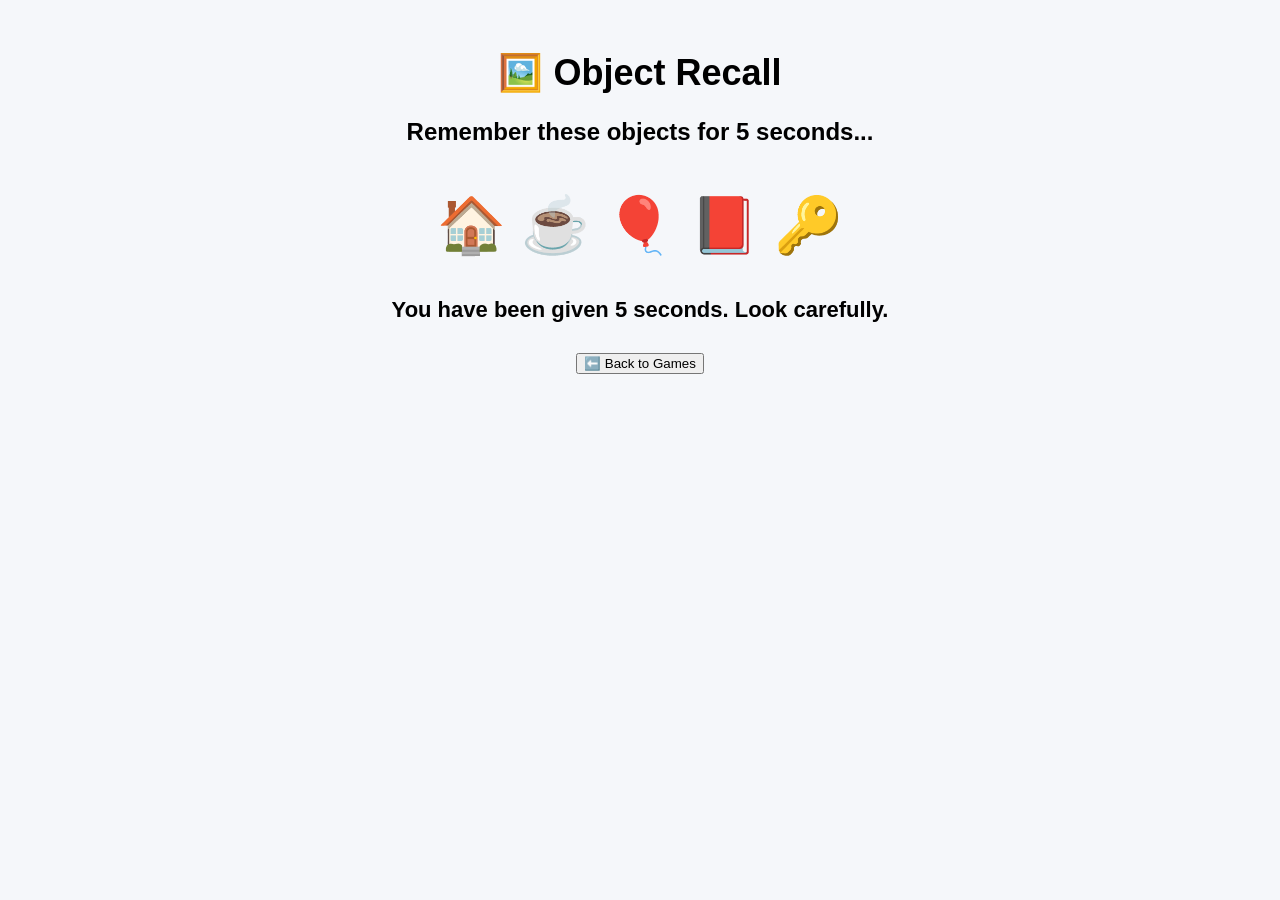
<file: recall-game.html>
<!DOCTYPE html>
<html lang="en">

<head>

    <meta charset="UTF-8">

    <meta name="viewport"
        content="width=device-width, initial-scale=1.0">

    <title>Object Recall - MindCare</title>


    <style>

        body {
            font-family: Arial, sans-serif;
            text-align: center;
            padding: 20px;
            background: #f5f7fa;
        }


        h1 {
            font-size: 36px;
            margin-bottom: 10px;
        }


        #countdown {
            font-size: 24px;
            font-weight: bold;
        }


        #objects {
            font-size: 55px;
            margin: 30px auto 10px;
            max-width: 700px;
            line-height: 1.8;
        }


        #instruction {
            font-size: 22px;
            font-weight: bold;
            margin-bottom: 30px;
        }


        #question {
            display: none;
        }


        #question h2 {
            font-size: 28px;
        }


        #options {
            display: flex;
            justify-content: center;
            flex-wrap: wrap;
            max-width: 650px;
            margin: 20px auto;
        }


        .option {
            font-size: 40px;
            width: 100px;
            height: 90px;
            margin: 10px;
            border: 2px solid #333;
            border-radius: 12px;
            background: white;
            cursor: pointer;
        }


        .option:hover {
            transform: scale(1.05);
        }


        .option:disabled {
            opacity: 0.5;
            cursor: not-allowed;
        }


        #result {
            display: none;
            max-width: 500px;
            margin: 30px auto;
            padding: 25px;
            border-radius: 15px;
            background: white;
            border: 2px solid #ddd;
        }


        #result h2 {
            font-size: 30px;
        }


        #result p {
            font-size: 21px;
            margin: 12px;
        }


        #playAgainBtn,
        #backBtn {
            font-size: 20px;
            padding: 12px 25px;
            margin: 10px;
            border: none;
            border-radius: 8px;
            cursor: pointer;
        }


        #playAgainBtn {
            background: #4caf50;
            color: white;
        }


        #backBtn {
            background: #555;
            color: white;
        }

    </style>

</head>


<body>


    <h1>🖼️ Object Recall</h1>


    <p id="countdown">
        Remember these objects...
    </p>


    <!-- OBJECTS -->

    <div id="objects"></div>


    <p id="instruction">
        You have been given 5 seconds.
        Look carefully.
    </p>


    <!-- QUESTION -->

    <div id="question">

        <h2>
            🧠 Which objects did you see?
        </h2>


        <p>
            Select 5 objects.
        </p>


        <div id="options"></div>

    </div>


    <!-- RESULT -->

    <div id="result">

        <h2>
            🎉 Game Completed!
        </h2>


        <p>
            🏆 Score:
            <span id="recallScore">0</span> / 50
        </p>


        <p>
            🎯 Accuracy:
            <span id="recallAccuracy">0</span>%
        </p>


        <p>
            ⏱️ Time Taken:
            <span id="recallTime">0</span> seconds
        </p>


        <p>
            ✅ Correct:
            <span id="correctCount">0</span>
        </p>


        <p>
            ❌ Incorrect:
            <span id="wrongCount">0</span>
        </p>


        <p>
            🧠 Objects Remembered:
            <span id="rememberedCount">0</span> / 5
        </p>


        <p>
            📈 Performance:
            <span id="performance">-</span>
        </p>


        <button id="playAgainBtn"
            type="button">

            🔄 Play Again

        </button>


        <br>


        
        </button>

    </div>


    <!-- JAVASCRIPT -->

    <script src="recall-game.js">
    </script>
    <button type="button" onclick="location.href='games.html'">
    ⬅️ Back to Games
</button>


</body>

</html>
</file>
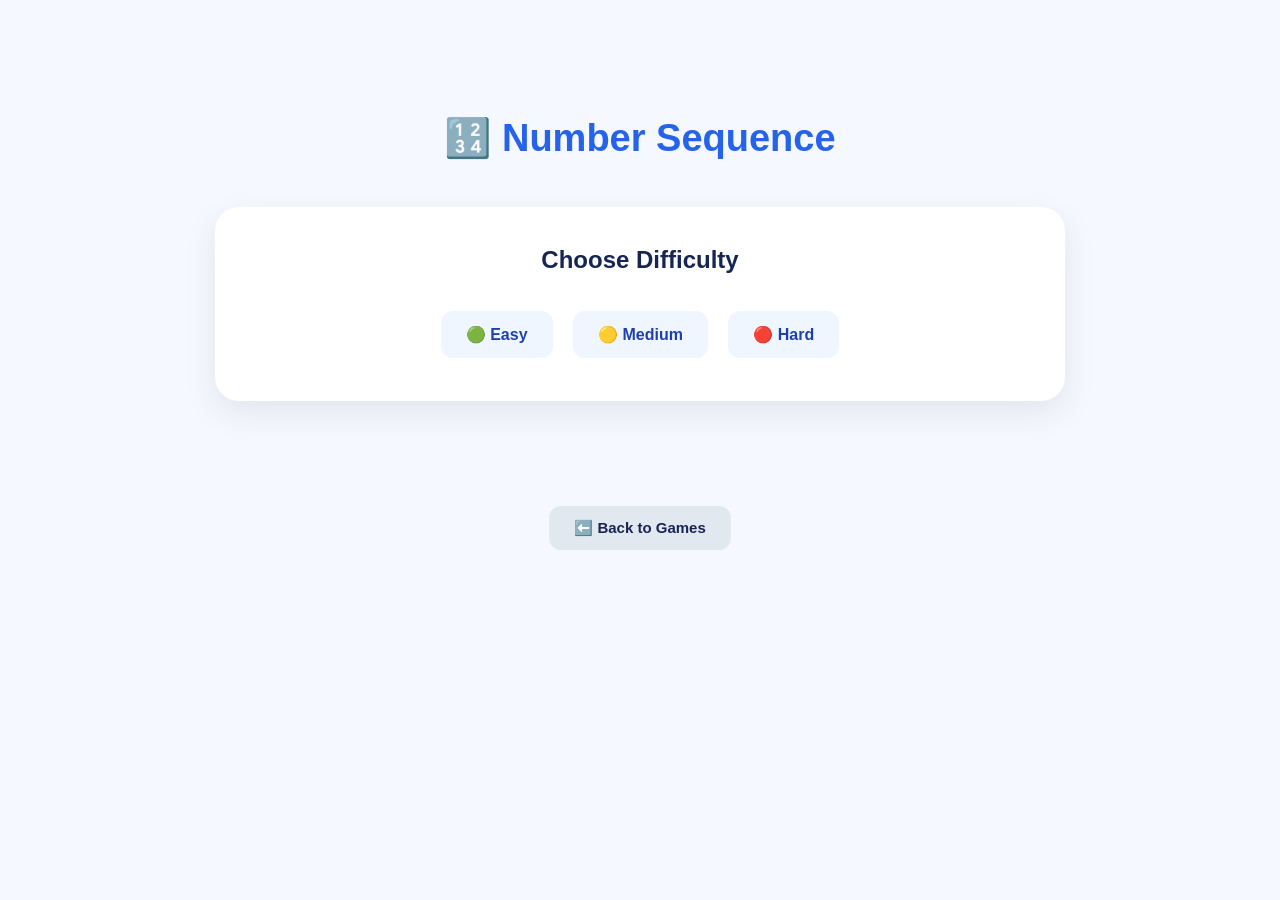
<file: sequence-game.html>
<!DOCTYPE html>
<html lang="en">
<head>
    <meta charset="UTF-8">
    <meta name="viewport" content="width=device-width, initial-scale=1.0">
    <title>Number Sequence Game</title>
    <link rel="stylesheet" href="style.css">
</head>

<body>

<div class="game-container">

    <h1>🔢 Number Sequence</h1>

    <!-- Difficulty -->
    <div id="levelBox">
        <h2>Choose Difficulty</h2>

        <button onclick="startGame('easy')">🟢 Easy</button>
        <button onclick="startGame('medium')">🟡 Medium</button>
        <button onclick="startGame('hard')">🔴 Hard</button>
    </div>


    <!-- Game -->
    <div id="gameBox" style="display: none;">

        <div class="stats">
            <span>⏱️ Time: <b id="timer">00:00</b></span>
            <span>🏆 Score: <b id="score">0</b></span>
            <span>❓ Question: <b id="questionNo">1/10</b></span>
        </div>

        <div class="stats">
            <span>✅ Correct: <b id="correct">0</b></span>
            <span>❌ Wrong: <b id="wrong">0</b></span>
            <span>📊 Accuracy: <b id="accuracy">0%</b></span>
        </div>

        <h2>Find the missing number</h2>

        <div id="sequence" class="sequence"></div>

        <div id="options" class="options"></div>

        <p id="message"></p>

        <button id="nextBtn" onclick="nextQuestion()" disabled>
            Next ➡️
        </button>

    </div>


    <!-- Result -->
    <div id="resultBox" style="display: none;">

        <h2>🎉 Game Complete!</h2>

        <div class="result">
            <p>🏆 Score: <b id="finalScore">0</b></p>
            <p>⏱️ Time: <b id="finalTime">00:00</b></p>
            <p>✅ Correct: <b id="finalCorrect">0</b></p>
            <p>❌ Wrong: <b id="finalWrong">0</b></p>
            <p>📊 Accuracy: <b id="finalAccuracy">0%</b></p>
        </div>

        <button onclick="playAgain()">🔄 Play Again</button>

    </div>

</div>

<script src="sequence-game.js">
</script>
<button type="button" class="sequence-back-btn" onclick="location.href='games.html'">
    ⬅️ Back to Games
    </button>

</body>
</html>
</file>
<file: style.css>
/* =========================================
   AI COGNITIVE CARE - MAIN STYLE
   index.html + games.html + GAME PAGES
========================================= */

* {
    margin: 0;
    padding: 0;
    box-sizing: border-box;
}

html {
    scroll-behavior: smooth;
}

body {
    font-family: Arial, sans-serif;
    background: #f5f8ff;
    color: #172554;
    line-height: 1.5;
}


/* =========================================
   NAVBAR
========================================= */

.navbar {
    min-height: 75px;
    background: white;

    display: flex;
    align-items: center;
    justify-content: space-between;

    padding: 0 7%;

    box-shadow: 0 4px 20px rgba(0, 0, 0, 0.06);

    position: sticky;
    top: 0;
    z-index: 1000;
}

.logo {
    color: #2563eb;
    font-size: 21px;
    font-weight: bold;
    white-space: nowrap;
}

.navbar nav {
    display: flex;
    align-items: center;
    gap: 24px;
}

.navbar nav a {
    text-decoration: none;
    color: #334155;
    font-weight: bold;
    font-size: 14px;
}

.navbar nav a:hover {
    color: #2563eb;
}


/* =========================================
   LANGUAGE SELECTOR
========================================= */

.language-select {
    padding: 8px 11px;

    border: 1px solid #dbeafe;
    border-radius: 10px;

    background: white;
    color: #172554;

    font-size: 13px;
    font-weight: bold;

    cursor: pointer;
    outline: none;
}

.language-select:focus {
    border-color: #2563eb;
}


/* =========================================
   COMMON TAG
========================================= */

.tag {
    color: #2563eb;
    font-size: 12px;
    font-weight: bold;
    letter-spacing: 2px;
}


/* =========================================
   INDEX - HERO
========================================= */

.hero {
    max-width: 1150px;

    margin: auto;
    padding: 80px 20px;

    display: flex;
    align-items: center;
    justify-content: space-between;

    gap: 60px;
}

.hero-text {
    flex: 1;
}

.hero-text h1 {
    font-size: 52px;
    line-height: 1.15;

    margin: 15px 0 20px;

    color: #172554;
}

.hero-text h1 span {
    color: #2563eb;
}

.hero-text > p:not(.tag) {
    max-width: 600px;

    color: #64748b;

    font-size: 17px;
    line-height: 1.7;

    margin-bottom: 30px;
}


/* HERO BUTTON */

.start-btn {
    display: inline-block;

    text-decoration: none;

    background: #2563eb;
    color: white;

    padding: 14px 25px;

    border-radius: 11px;

    font-weight: bold;

    box-shadow: 0 8px 20px rgba(37, 99, 235, 0.20);

    transition: 0.3s;
}

.start-btn:hover {
    background: #1d4ed8;
    transform: translateY(-2px);
}


/* =========================================
   BRAIN CARD
========================================= */

.brain-card {
    width: 340px;
    min-height: 300px;

    flex-shrink: 0;

    background: white;

    border-radius: 30px;

    display: flex;
    flex-direction: column;

    align-items: center;
    justify-content: center;

    text-align: center;

    box-shadow: 0 15px 40px rgba(37, 99, 235, 0.10);

    border: 1px solid #e8efff;
}

.brain {
    width: 130px;
    height: 130px;

    background: #eff6ff;

    border-radius: 35px;

    display: flex;
    align-items: center;
    justify-content: center;

    font-size: 75px;

    margin-bottom: 20px;
}

.brain-card h3 {
    font-size: 20px;
    margin-bottom: 5px;
}

.brain-card p {
    color: #64748b;
    font-size: 14px;
}


/* =========================================
   INDEX - ROLES
========================================= */

.roles {
    max-width: 1050px;

    margin: auto;

    padding: 70px 20px;

    text-align: center;
}

.roles h2 {
    font-size: 36px;
    margin: 10px 0;
}

.role-description {
    color: #64748b;
    margin-bottom: 35px;
}

.role-container {
    display: grid;

    grid-template-columns: repeat(2, 1fr);

    gap: 25px;
}

.role-card {
    background: white;

    padding: 35px 30px;

    border-radius: 25px;

    box-shadow: 0 10px 30px rgba(0, 0, 0, 0.06);

    border: 1px solid #eef2ff;

    transition: 0.3s;
}

.role-card:hover {
    transform: translateY(-5px);

    box-shadow: 0 15px 35px rgba(37, 99, 235, 0.10);
}

.role-icon {
    width: 75px;
    height: 75px;

    margin: 0 auto 18px;

    border-radius: 20px;

    background: #eff6ff;

    display: flex;
    align-items: center;
    justify-content: center;

    font-size: 38px;
}

.role-card h3 {
    font-size: 23px;
    margin-bottom: 10px;
}

.role-card p {
    color: #64748b;

    max-width: 400px;

    margin: 0 auto 22px;
}

.role-btn {
    display: inline-block;

    text-decoration: none;

    background: #2563eb;
    color: white;

    padding: 12px 20px;

    border-radius: 10px;

    font-weight: bold;

    transition: 0.3s;
}

.role-btn:hover {
    background: #1d4ed8;
}


/* =========================================
   FEATURES
========================================= */

.features {
    max-width: 1100px;

    margin: auto;

    padding: 60px 20px 80px;

    text-align: center;
}

.features h2 {
    font-size: 32px;
    margin-bottom: 30px;
}

.feature-container {
    display: grid;

    grid-template-columns: repeat(3, 1fr);

    gap: 20px;
}

.feature {
    background: white;

    padding: 30px 20px;

    border-radius: 20px;

    box-shadow: 0 8px 25px rgba(0, 0, 0, 0.05);
}

.feature > div {
    font-size: 35px;
    margin-bottom: 12px;
}

.feature h3 {
    margin-bottom: 8px;
}

.feature p {
    color: #64748b;
    font-size: 14px;
}


/* =========================================
   GAMES PAGE
========================================= */

.games-page {
    max-width: 1150px;

    margin: auto;

    padding: 55px 20px 70px;
}

.games-header {
    text-align: center;

    margin-bottom: 40px;
}

.games-header h1 {
    font-size: 40px;

    margin: 10px 0;

    color: #172554;
}

.games-header p:last-child {
    color: #64748b;

    max-width: 650px;

    margin: auto;
}


/* =========================================
   GAMES - 4 CARDS IN ONE ROW
========================================= */

.games-list {
    display: grid;

    grid-template-columns: repeat(4, 1fr);

    gap: 20px;
}


/* GAME CARD */

.games-list .game-card {
    background: white;

    min-height: 350px;

    padding: 25px 20px;

    border-radius: 22px;

    display: flex;

    flex-direction: column;

    align-items: center;

    text-align: center;

    border: 1px solid #e8efff;

    box-shadow: 0 8px 25px rgba(0, 0, 0, 0.06);

    transition: 0.3s ease;
}

.games-list .game-card:hover {
    transform: translateY(-6px);

    box-shadow: 0 15px 35px rgba(37, 99, 235, 0.12);
}


/* NUMBER */

.game-number {
    width: 42px;
    height: 42px;

    border-radius: 12px;

    background: #eff6ff;

    color: #2563eb;

    display: flex;

    align-items: center;
    justify-content: center;

    font-size: 19px;
    font-weight: bold;

    margin-bottom: 15px;
}


/* GAME ICON */

.game-icon {
    width: 75px;
    height: 75px;

    border-radius: 20px;

    display: flex;

    align-items: center;
    justify-content: center;

    font-size: 38px;

    margin-bottom: 18px;
}

.memory-icon {
    background: #ede9fe;
}

.recall-icon {
    background: #fce7f3;
}

.sequence-icon {
    background: #dbeafe;
}

.focus-icon {
    background: #dcfce7;
}


/* GAME INFO */

.games-list .game-info {
    flex: 1;
}

.games-list .game-info h2 {
    font-size: 20px;

    color: #172554;

    margin-bottom: 10px;
}

.games-list .game-info p {
    color: #64748b;

    font-size: 14px;

    line-height: 1.5;
}


/* PLAY BUTTON */

.games-list .play-btn {
    display: block;

    width: 100%;

    margin-top: 20px;

    padding: 12px 10px;

    border-radius: 10px;

    background: #2563eb;

    color: white;

    text-decoration: none;

    font-size: 14px;

    font-weight: bold;

    transition: 0.3s;
}

.games-list .play-btn:hover {
    background: #1d4ed8;
}


/* =========================================
   COMMON GAME PAGE
   Memory / Recall / Sequence / Focus
========================================= */

.game-container {
    max-width: 950px;

    margin: 45px auto;

    padding: 20px;
}

.game-card {
    background: white;

    border-radius: 25px;

    padding: 35px;

    text-align: center;

    box-shadow: 0 12px 35px rgba(0, 0, 0, 0.07);
}

.game-card h1 {
    font-size: 38px;

    margin: 12px 0;
}

.description {
    color: #64748b;

    line-height: 1.6;

    margin-bottom: 25px;
}


/* GAME STATS */

.stats {
    display: flex;

    justify-content: center;

    flex-wrap: wrap;

    gap: 15px;

    margin: 25px 0;
}

.stat {
    background: #f1f5f9;

    padding: 15px 25px;

    border-radius: 15px;

    min-width: 120px;
}

.stat h3 {
    font-size: 25px;

    color: #2563eb;
}

.stat p {
    color: #64748b;

    font-size: 13px;

    margin-top: 4px;
}


/* =========================================
   MEMORY GAME
========================================= */

#gameBoard {
    display: grid;

    grid-template-columns: repeat(4, 90px);

    gap: 15px;

    justify-content: center;

    margin: 30px auto;
}

.card {
    width: 90px;
    height: 90px;

    border: none;

    border-radius: 15px;

    background: #2563eb;

    color: white;

    font-size: 35px;

    cursor: pointer;

    box-shadow: 0 5px 10px rgba(0, 0, 0, 0.12);

    transition: 0.2s;
}

.card:hover {
    transform: scale(1.05);
}


/* =========================================
   FOCUS GAME
========================================= */

#game-area {
    position: relative;

    width: 100%;

    max-width: 700px;

    height: 300px;

    margin: 25px auto;

    background: #eff6ff;

    border: 2px dashed #bfdbfe;

    border-radius: 20px;

    overflow: hidden;
}

#target {
    position: absolute;

    width: 65px;
    height: 65px;

    border-radius: 50%;

    border: 6px solid white;

    background: #2563eb;

    cursor: pointer;

    display: none;

    box-shadow: 0 5px 15px rgba(37, 99, 235, 0.35);
}

#target:active {
    transform: scale(0.85);
}


/* =========================================
   COMMON BUTTONS
========================================= */

.action,
.start-btn,
.back-btn {
    border: none;

    padding: 12px 22px;

    border-radius: 10px;

    font-size: 15px;

    font-weight: bold;

    cursor: pointer;

    text-decoration: none;
}

.action,
.start-btn {
    background: #2563eb;

    color: white;
}

.action:hover,
.start-btn:hover {
    background: #1d4ed8;
}

.back-btn {
    display: inline-block;

    background: #e2e8f0;

    color: #172554;

    margin-top: 15px;
}

.back-btn:hover {
    background: #cbd5e1;
}


/* =========================================
   RESULT BOX
========================================= */

#result {
    display: none;

    background: white;

    padding: 30px;

    border-radius: 20px;

    box-shadow: 0 8px 25px rgba(0, 0, 0, 0.07);

    margin-top: 25px;
}


/* =========================================
   MESSAGE
========================================= */

#message {
    min-height: 25px;

    margin-top: 12px;

    font-weight: bold;
}


/* =========================================
   FOOTER
========================================= */

footer {
    background: #172554;

    color: white;

    text-align: center;

    padding: 25px;

    margin-top: 30px;

    font-size: 14px;
}


/* =========================================
   TABLET
========================================= */

@media (max-width: 1000px) {

    .hero {
        gap: 30px;
    }

    .hero-text h1 {
        font-size: 43px;
    }

    .games-list {
        grid-template-columns: repeat(2, 1fr);
    }

}


/* =========================================
   MOBILE
========================================= */

@media (max-width: 650px) {

    .navbar {
        min-height: 70px;

        padding: 12px 5%;

        flex-wrap: wrap;

        gap: 10px;
    }

    .logo {
        font-size: 17px;
    }

    .navbar nav {
        gap: 10px;
    }

    .navbar nav a {
        font-size: 12px;
    }

    .language-select {
        font-size: 11px;

        padding: 7px 8px;
    }


    /* HERO */

    .hero {
        flex-direction: column;

        text-align: center;

        padding: 50px 15px;

        gap: 35px;
    }

    .hero-text h1 {
        font-size: 34px;
    }

    .hero-text > p:not(.tag) {
        font-size: 15px;
    }

    .brain-card {
        width: 100%;

        max-width: 350px;

        min-height: 260px;
    }


    /* ROLES */

    .roles {
        padding: 50px 15px;
    }

    .roles h2 {
        font-size: 29px;
    }

    .role-container {
        grid-template-columns: 1fr;
    }


    /* FEATURES */

    .features {
        padding: 45px 15px 60px;
    }

    .features h2 {
        font-size: 28px;
    }

    .feature-container {
        grid-template-columns: 1fr;
    }


    /* GAMES */

    .games-page {
        padding: 40px 15px 60px;
    }

    .games-header h1 {
        font-size: 30px;
    }

    .games-list {
        grid-template-columns: 1fr;
    }

    .games-list .game-card {
        min-height: 320px;
    }


    /* GAME PAGE */

    .game-container {
        margin: 25px auto;

        padding: 12px;
    }

    .game-card {
        padding: 25px 15px;
    }

    .game-card h1 {
        font-size: 30px;
    }


    /* MEMORY */

    #gameBoard {
        grid-template-columns: repeat(4, 65px);

        gap: 9px;
    }

    .card {
        width: 65px;
        height: 65px;

        font-size: 25px;
    }


    /* FOCUS */

    #game-area {
        height: 280px;
    }

    #target {
        width: 55px;
        height: 55px;
    }


    /* STATS */

    .stats {
        gap: 10px;
    }

    .stat {
        min-width: 100px;

        padding: 12px 15px;
    }

    .stat h3 {
        font-size: 22px;
    }


    footer {
        font-size: 12px;

        padding: 20px 10px;
    }

}


/* =========================================
   VERY SMALL MOBILE
========================================= */

@media (max-width: 380px) {

    .navbar {
        justify-content: center;
    }

    .navbar nav {
        width: 100%;

        justify-content: center;
    }

    .hero-text h1 {
        font-size: 29px;
    }

    #gameBoard {
        grid-template-columns: repeat(4, 58px);

        gap: 7px;
    }

    .card {
        width: 58px;
        height: 58px;

        font-size: 22px;
    }

}
/* =====================================================
   NUMBER SEQUENCE GAME
   ===================================================== */

#levelBox,
#gameBox,
#resultBox {
    max-width: 850px;
    margin: 40px auto;
    padding: 35px;
    background: white;
    border-radius: 24px;
    box-shadow: 0 12px 35px rgba(0, 0, 0, 0.08);
    text-align: center;
}

/* GAME TITLE */

.game-container > h1 {
    text-align: center;
    color: #2563eb;
    font-size: 38px;
    margin: 45px 0 25px;
}

/* DIFFICULTY */

#levelBox h2 {
    color: #172554;
    margin-bottom: 25px;
}

#levelBox button {
    border: none;
    padding: 14px 25px;
    margin: 8px;
    border-radius: 12px;
    font-size: 16px;
    font-weight: bold;
    cursor: pointer;
    background: #eff6ff;
    color: #1e40af;
    transition: 0.25s;
}

#levelBox button:hover {
    background: #2563eb;
    color: white;
    transform: translateY(-2px);
}

/* GAME STATS */

#gameBox .stats {
    display: flex;
    justify-content: center;
    flex-wrap: wrap;
    gap: 12px;
    margin: 15px 0;
}

#gameBox .stats span {
    background: #f8fafc;
    padding: 13px 18px;
    border-radius: 12px;
    color: #475569;
    border: 1px solid #e2e8f0;
}

#gameBox .stats b {
    color: #2563eb;
}

/* QUESTION */

#gameBox h2 {
    margin: 30px 0 20px;
    color: #172554;
}

/* SEQUENCE */

#sequence {
    margin: 25px auto;
    padding: 25px 15px;
    max-width: 700px;
    background: #eff6ff;
    border: 2px dashed #bfdbfe;
    border-radius: 18px;

    font-size: 30px;
    font-weight: bold;
    color: #1e3a8a;

    letter-spacing: 2px;
}

/* OPTIONS */

#options {
    display: grid;
    grid-template-columns: repeat(4, 1fr);
    gap: 15px;
    max-width: 600px;
    margin: 25px auto;
}

#options button {
    padding: 16px;
    border: 2px solid #dbeafe;
    border-radius: 14px;
    background: white;
    color: #1e3a8a;
    font-size: 20px;
    font-weight: bold;
    cursor: pointer;
    transition: 0.25s;
}

#options button:hover:not(:disabled) {
    background: #2563eb;
    color: white;
    border-color: #2563eb;
    transform: translateY(-3px);
}

#options button:disabled {
    opacity: 0.65;
    cursor: not-allowed;
}

/* MESSAGE */

#message {
    min-height: 28px;
    margin: 18px 0;
    font-size: 17px;
    font-weight: bold;
}

/* NEXT BUTTON */

#nextBtn {
    border: none;
    padding: 13px 28px;
    border-radius: 12px;
    background: #2563eb;
    color: white;
    font-size: 16px;
    font-weight: bold;
    cursor: pointer;
    transition: 0.25s;
}

#nextBtn:hover:not(:disabled) {
    background: #1d4ed8;
    transform: translateY(-2px);
}

#nextBtn:disabled {
    background: #cbd5e1;
    cursor: not-allowed;
}

/* RESULT */

#resultBox h2 {
    color: #2563eb;
    margin-bottom: 25px;
}

#resultBox .result {
    max-width: 450px;
    margin: 0 auto 25px;
}

#resultBox .result p {
    display: flex;
    justify-content: space-between;
    background: #f8fafc;
    padding: 14px 18px;
    margin: 8px 0;
    border-radius: 12px;
    color: #475569;
}

#resultBox .result b {
    color: #2563eb;
}

#resultBox button {
    border: none;
    padding: 13px 25px;
    border-radius: 12px;
    background: #2563eb;
    color: white;
    font-size: 16px;
    font-weight: bold;
    cursor: pointer;
}

#resultBox button:hover {
    background: #1d4ed8;
}

/* BACK TO GAMES */

.game-container > button:last-child {
    display: block;
    margin: 20px auto 40px;

    border: none;
    padding: 13px 25px;
    border-radius: 12px;

    background: #e2e8f0;
    color: #172554;

    font-size: 15px;
    font-weight: bold;
    cursor: pointer;
}

.game-container > button:last-child:hover {
    background: #cbd5e1;
}

/* =====================================================
   SEQUENCE GAME - MOBILE
   ===================================================== */

@media (max-width: 600px) {

    #levelBox,
    #gameBox,
    #resultBox {
        margin: 25px 12px;
        padding: 22px 15px;
        border-radius: 20px;
    }

    .game-container > h1 {
        font-size: 30px;
        margin: 30px 0 20px;
    }

    #levelBox button {
        display: block;
        width: 90%;
        margin: 10px auto;
    }

    #gameBox .stats {
        gap: 8px;
    }

    #gameBox .stats span {
        flex: 1 1 100%;
        padding: 11px;
        font-size: 14px;
    }

    #gameBox h2 {
        font-size: 21px;
        margin: 25px 0 15px;
    }

    #sequence {
        font-size: 21px;
        padding: 20px 8px;
        letter-spacing: 1px;
        overflow-x: auto;
        white-space: nowrap;
    }

    #options {
        grid-template-columns: repeat(2, 1fr);
        gap: 12px;
    }

    #options button {
        padding: 14px 8px;
        font-size: 18px;
    }

    #resultBox .result p {
        font-size: 14px;
        padding: 13px;
    }
}
.sequence-back-btn {
    display: block;
    width: fit-content;
    margin: 25px auto 40px;

    border: none;
    padding: 13px 25px;
    border-radius: 12px;

    background: #e2e8f0;
    color: #172554;

    font-size: 15px;
    font-weight: bold;
    cursor: pointer;

    text-align: center;
}

.sequence-back-btn:hover {
    background: #cbd5e1;
}
</file>
<file: caregiver.css>
* {
    margin: 0;
    padding: 0;
    box-sizing: border-box;
}

body {
    font-family: Arial, sans-serif;

    background:
        radial-gradient(
            circle at top right,
            #dbeafe,
            transparent 35%
        ),
        #f5f8ff;

    color: #172554;
}


/* HEADER */

.topbar {
    height: 75px;

    background: white;

    display: flex;

    align-items: center;

    justify-content: space-between;

    padding: 0 8%;

    box-shadow:
        0 4px 20px rgba(0,0,0,0.06);

    position: sticky;

    top: 0;

    z-index: 100;
}

.logo {
    color: #2563eb;

    font-size: 21px;

    font-weight: bold;
}

.topbar nav {
    display: flex;

    gap: 25px;
}

.topbar a {
    text-decoration: none;

    color: #334155;

    font-weight: bold;
}

.topbar a:hover {
    color: #2563eb;
}


/* DASHBOARD */

.dashboard {
    max-width: 1150px;

    margin: auto;

    padding: 55px 20px;
}


/* WELCOME */

.welcome {
    margin-bottom: 30px;
}

.tag {
    color: #2563eb;

    font-size: 12px;

    font-weight: bold;

    letter-spacing: 2px;

    margin-bottom: 8px;
}

.welcome h1 {
    font-size: 40px;

    margin-bottom: 10px;
}

.welcome > p:last-child {
    color: #64748b;

    font-size: 17px;

    line-height: 1.6;
}


/* PATIENT */

.patient-card {
    background: white;

    padding: 22px;

    border-radius: 22px;

    display: flex;

    align-items: center;

    gap: 18px;

    margin-bottom: 25px;

    box-shadow:
        0 8px 30px rgba(0,0,0,0.06);
}

.patient-avatar {
    width: 65px;

    height: 65px;

    border-radius: 18px;

    background: #dbeafe;

    display: flex;

    align-items: center;

    justify-content: center;

    font-size: 30px;
}

.patient-info span {
    color: #64748b;

    font-size: 11px;

    font-weight: bold;

    letter-spacing: 1px;
}

.patient-info h2 {
    margin: 5px 0;

    font-size: 22px;
}

.patient-info p {
    color: #64748b;

    font-size: 14px;
}

.status {
    margin-left: auto;

    padding: 8px 14px;

    border-radius: 20px;

    background: #f1f5f9;

    color: #64748b;

    font-size: 13px;

    font-weight: bold;
}

.status.active {
    background: #dcfce7;

    color: #15803d;
}


/* STATS */

.stats {
    display: grid;

    grid-template-columns:
        repeat(4, 1fr);

    gap: 18px;

    margin-bottom: 25px;
}

.stat-card {
    background: white;

    padding: 22px;

    border-radius: 20px;

    box-shadow:
        0 8px 25px rgba(0,0,0,0.06);

    transition: 0.3s;
}

.stat-card:hover {
    transform: translateY(-5px);
}

.stat-icon {
    width: 48px;

    height: 48px;

    border-radius: 14px;

    background: #dbeafe;

    display: flex;

    align-items: center;

    justify-content: center;

    font-size: 24px;

    margin-bottom: 15px;
}

.stat-card p {
    color: #64748b;

    font-size: 14px;
}

.stat-card h2 {
    font-size: 30px;

    margin-top: 6px;
}


/* PANEL */

.panel {
    background: white;

    padding: 28px;

    border-radius: 22px;

    box-shadow:
        0 8px 25px rgba(0,0,0,0.06);

    margin-bottom: 25px;
}

.panel-heading {
    display: flex;

    justify-content: space-between;

    align-items: center;

    margin-bottom: 30px;
}

.panel-heading h2 {
    font-size: 25px;
}

.period {
    background: #eff6ff;

    color: #2563eb;

    padding: 8px 13px;

    border-radius: 10px;

    font-size: 13px;

    font-weight: bold;
}


/* PROGRESS */

.progress-item {
    margin-bottom: 23px;
}

.progress-item:last-child {
    margin-bottom: 0;
}

.progress-title {
    display: flex;

    justify-content: space-between;

    margin-bottom: 9px;

    font-size: 14px;
}

.progress-title strong {
    color: #2563eb;
}

.progress-bar {
    width: 100%;

    height: 10px;

    background: #e2e8f0;

    border-radius: 20px;

    overflow: hidden;
}

.progress-fill {
    width: 0;

    height: 100%;

    background:
        linear-gradient(
            90deg,
            #2563eb,
            #60a5fa
        );

    border-radius: 20px;

    transition: width 0.8s ease;
}


/* TABLE */

.activity-table {
    width: 100%;
}

.table-row {
    display: grid;

    grid-template-columns:
        2fr 1fr 1fr 1.2fr;

    align-items: center;

    gap: 10px;

    padding: 17px 10px;

    border-bottom: 1px solid #e2e8f0;

    font-size: 14px;
}

.table-row:last-child {
    border-bottom: none;
}

.table-head {
    color: #64748b;

    font-size: 13px;

    font-weight: bold;
}

.good {
    color: #15803d;

    font-weight: bold;
}

.not-played {
    color: #94a3b8;

    font-weight: bold;
}


/* RECOMMENDATION */

.recommendation {
    display: flex;

    align-items: center;

    gap: 20px;

    padding: 25px;

    background: #eff6ff;

    border: 1px solid #dbeafe;

    border-radius: 22px;

    margin-bottom: 30px;
}

.recommend-icon {
    width: 60px;

    height: 60px;

    flex-shrink: 0;

    background: white;

    border-radius: 17px;

    display: flex;

    align-items: center;

    justify-content: center;

    font-size: 30px;
}

.recommendation h2 {
    margin-bottom: 7px;
}

.recommendation p:last-child {
    color: #64748b;

    line-height: 1.5;
}


/* BUTTONS */

.actions {
    display: flex;

    justify-content: center;

    gap: 15px;
}

.primary-btn,
.secondary-btn {
    text-decoration: none;

    padding: 13px 23px;

    border-radius: 10px;

    font-weight: bold;

    transition: 0.3s;
}

.primary-btn {
    background: #2563eb;

    color: white;

    box-shadow:
        0 7px 18px rgba(37,99,235,0.20);
}

.primary-btn:hover {
    background: #1d4ed8;

    transform: translateY(-2px);
}

.secondary-btn {
    background: white;

    color: #2563eb;

    border: 1px solid #dbeafe;
}

.secondary-btn:hover {
    background: #eff6ff;
}


/* FOOTER */

footer {
    background: #172554;

    color: white;

    text-align: center;

    padding: 25px;

    margin-top: 20px;
}


/* MOBILE */

@media (max-width: 850px) {

    .stats {
        grid-template-columns:
            repeat(2, 1fr);
    }

}

@media (max-width: 600px) {

    .topbar {
        padding: 0 5%;
    }

    .topbar nav {
        gap: 12px;
    }

    .topbar a {
        font-size: 13px;
    }

    .dashboard {
        padding: 40px 15px;
    }

    .welcome h1 {
        font-size: 30px;
    }

    .stats {
        grid-template-columns: 1fr;
    }

    .patient-card {
        flex-wrap: wrap;
    }

    .status {
        margin-left: 0;
    }

    .panel {
        padding: 20px 15px;
    }

    .table-row {
        grid-template-columns:
            1.7fr 0.8fr 0.8fr 1fr;

        font-size: 11px;
    }

    .recommendation {
        align-items: flex-start;
    }

    .actions {
        flex-direction: column;
    }

    .primary-btn,
    .secondary-btn {
        text-align: center;
    }
}
</file>
<file: dashboard.css>
/* =========================================
   AI COGNITIVE CARE - DASHBOARD
   ========================================= */

* {
    margin: 0;
    padding: 0;
    box-sizing: border-box;
}

body {
    font-family: Arial, Helvetica, sans-serif;
    background: linear-gradient(135deg, #eef4ff, #f8f5ff);
    color: #172554;
    min-height: 100vh;
}


/* =========================================
   NAVBAR
   ========================================= */

.navbar {
    width: 100%;
    min-height: 72px;
    background: rgba(255, 255, 255, 0.96);

    display: flex;
    align-items: center;
    justify-content: space-between;

    padding: 0 7%;

    box-shadow: 0 4px 20px rgba(15, 23, 42, 0.08);

    position: sticky;
    top: 0;
    z-index: 1000;
}

.logo {
    color: #2563eb;
    font-size: 21px;
    font-weight: 700;
}

.navbar nav {
    display: flex;
    align-items: center;
    gap: 28px;
}

.navbar nav a {
    color: #334155;
    text-decoration: none;
    font-size: 15px;
    font-weight: 600;

    padding: 8px 4px;

    transition: 0.25s;
}

.navbar nav a:hover {
    color: #2563eb;
}


/* =========================================
   MAIN DASHBOARD
   ========================================= */

.dashboard {
    width: 100%;
    max-width: 1200px;

    margin: auto;

    padding: 45px 25px 60px;
}


/* =========================================
   WELCOME SECTION
   ========================================= */

.welcome {
    min-height: 190px;

    background: linear-gradient(
        135deg,
        #ffffff,
        #f3f7ff
    );

    border-radius: 28px;

    padding: 35px 40px;

    display: flex;
    align-items: center;
    justify-content: space-between;

    margin-bottom: 25px;

    border: 1px solid #e2e8f0;

    box-shadow:
        0 10px 35px rgba(37, 99, 235, 0.08);
}

.tag {
    color: #2563eb;

    font-size: 11px;
    font-weight: 800;

    letter-spacing: 2px;

    margin-bottom: 10px;
}

.welcome h1 {
    font-size: 38px;

    color: #0f172a;

    margin-bottom: 10px;
}

.welcome p:last-child {
    color: #64748b;

    font-size: 16px;

    line-height: 1.6;
}

.brain-icon {
    width: 100px;
    height: 100px;

    border-radius: 28px;

    background: linear-gradient(
        135deg,
        #dbeafe,
        #ede9fe
    );

    display: flex;
    align-items: center;
    justify-content: center;

    font-size: 52px;

    box-shadow:
        0 10px 25px rgba(37, 99, 235, 0.12);
}


/* =========================================
   STATISTICS
   ========================================= */

.stats {
    display: grid;

    grid-template-columns:
        repeat(4, 1fr);

    gap: 18px;

    margin-bottom: 40px;
}

.stat-card {
    background: white;

    min-height: 125px;

    padding: 22px;

    border-radius: 20px;

    display: flex;
    align-items: center;

    gap: 16px;

    border: 1px solid #e2e8f0;

    box-shadow:
        0 8px 25px rgba(15, 23, 42, 0.06);

    transition: 0.25s;
}

.stat-card:hover {
    transform: translateY(-4px);

    box-shadow:
        0 14px 30px rgba(37, 99, 235, 0.12);
}

.stat-icon {
    width: 52px;
    height: 52px;

    flex-shrink: 0;

    border-radius: 16px;

    background: #eff6ff;

    display: flex;
    align-items: center;
    justify-content: center;

    font-size: 25px;
}

.stat-card h3 {
    font-size: 28px;

    color: #2563eb;

    margin-bottom: 5px;
}

.stat-card p {
    color: #64748b;

    font-size: 13px;

    font-weight: 600;
}


/* =========================================
   GAMES SECTION
   ========================================= */

.games-section {
    margin-top: 10px;

    margin-bottom: 40px;
}

.section-heading {
    display: flex;

    justify-content: space-between;
    align-items: flex-end;

    margin-bottom: 22px;
}

.section-heading h2 {
    font-size: 28px;

    color: #0f172a;
}

.view-btn {
    text-decoration: none;

    color: #2563eb;

    font-size: 14px;

    font-weight: 700;

    padding: 9px 15px;

    border-radius: 10px;

    background: #eff6ff;

    transition: 0.25s;
}

.view-btn:hover {
    background: #dbeafe;
}


/* =========================================
   GAME CARDS
   ========================================= */

.game-container {
    display: grid;

    grid-template-columns:
        repeat(3, 1fr);

    gap: 22px;
}

.game-card {
    background: white;

    border-radius: 22px;

    overflow: hidden;

    border: 1px solid #e2e8f0;

    box-shadow:
        0 8px 25px rgba(15, 23, 42, 0.06);

    transition: 0.3s;
}

.game-card:hover {
    transform: translateY(-6px);

    box-shadow:
        0 15px 35px rgba(37, 99, 235, 0.13);
}


/* GAME IMAGE */

.game-image {
    height: 150px;

    display: flex;
    align-items: center;
    justify-content: center;

    font-size: 55px;
}


/* Individual game backgrounds */

.game-image.memory {
    background: linear-gradient(
        135deg,
        #dbeafe,
        #e0e7ff
    );
}

.game-image.pattern {
    background: linear-gradient(
        135deg,
        #fce7f3,
        #f3e8ff
    );
}

.game-image.numbers {
    background: linear-gradient(
        135deg,
        #dcfce7,
        #d1fae5
    );
}


/* GAME CONTENT */

.game-content {
    padding: 22px;
}

.game-content h3 {
    color: #0f172a;

    font-size: 19px;

    margin-bottom: 9px;
}

.game-content p {
    color: #64748b;

    font-size: 14px;

    line-height: 1.6;

    min-height: 45px;

    margin-bottom: 18px;
}


/* LEVEL */

.level {
    display: inline-block;

    background: #eff6ff;

    color: #2563eb;

    padding: 5px 9px;

    border-radius: 8px;

    font-size: 10px;

    font-weight: 800;

    letter-spacing: 1px;

    margin-bottom: 10px;
}


/* PLAY BUTTON */

.play-btn {
    display: inline-block;

    text-decoration: none;

    background: #2563eb;

    color: white;

    padding: 11px 17px;

    border-radius: 10px;

    font-size: 13px;

    font-weight: 700;

    transition: 0.25s;
}

.play-btn:hover {
    background: #1d4ed8;

    transform: translateY(-2px);
}


/* =========================================
   PROGRESS SECTION
   ========================================= */

.progress-section {
    margin-top: 20px;
}

.progress-card {
    background: white;

    padding: 30px;

    border-radius: 24px;

    border: 1px solid #e2e8f0;

    box-shadow:
        0 8px 25px rgba(15, 23, 42, 0.06);
}

.progress-top {
    display: flex;

    justify-content: space-between;
    align-items: flex-end;

    margin-bottom: 18px;
}

.progress-top h2 {
    color: #0f172a;

    font-size: 25px;
}

.progress-top strong {
    color: #2563eb;

    font-size: 28px;
}


/* PROGRESS BAR */

.progress-bar {
    width: 100%;

    height: 14px;

    background: #e2e8f0;

    border-radius: 20px;

    overflow: hidden;

    margin-bottom: 15px;
}

.progress-fill {
    width: 72%;

    height: 100%;

    background: linear-gradient(
        90deg,
        #2563eb,
        #7c3aed
    );

    border-radius: 20px;

    transition: width 0.8s ease;
}

.progress-text {
    color: #64748b;

    font-size: 14px;

    line-height: 1.6;
}


/* =========================================
   FOOTER
   ========================================= */

footer {
    background: #172554;

    color: white;

    text-align: center;

    padding: 25px 15px;

    margin-top: 20px;

    font-size: 14px;
}


/* =========================================
   TABLET
   ========================================= */

@media (max-width: 900px) {

    .dashboard {
        padding: 35px 18px 50px;
    }

    .stats {
        grid-template-columns:
            repeat(2, 1fr);
    }

    .game-container {
        grid-template-columns:
            repeat(2, 1fr);
    }

}


/* =========================================
   MOBILE
   ========================================= */

@media (max-width: 600px) {

    .navbar {
        min-height: 65px;

        padding: 0 15px;
    }

    .logo {
        font-size: 17px;
    }

    .navbar nav {
        gap: 12px;
    }

    .navbar nav a {
        font-size: 12px;
    }


    .dashboard {
        padding: 25px 12px 40px;
    }


    .welcome {
        min-height: auto;

        padding: 25px 20px;

        border-radius: 22px;
    }

    .welcome h1 {
        font-size: 28px;
    }

    .welcome p:last-child {
        font-size: 14px;
    }

    .brain-icon {
        width: 65px;
        height: 65px;

        border-radius: 18px;

        font-size: 32px;
    }


    .stats {
        grid-template-columns: 1fr 1fr;

        gap: 12px;
    }

    .stat-card {
        min-height: 105px;

        padding: 15px;

        gap: 10px;

        border-radius: 17px;
    }

    .stat-icon {
        width: 40px;
        height: 40px;

        font-size: 20px;

        border-radius: 12px;
    }

    .stat-card h3 {
        font-size: 22px;
    }

    .stat-card p {
        font-size: 11px;
    }


    .section-heading {
        align-items: center;
    }

    .section-heading h2 {
        font-size: 23px;
    }

    .view-btn {
        font-size: 12px;
    }


    .game-container {
        grid-template-columns: 1fr;

        gap: 18px;
    }

    .game-image {
        height: 135px;
    }


    .progress-card {
        padding: 22px 18px;

        border-radius: 20px;
    }

    .progress-top h2 {
        font-size: 21px;
    }

    .progress-top strong {
        font-size: 24px;
    }


    footer {
        font-size: 12px;
    }
}
</file>
